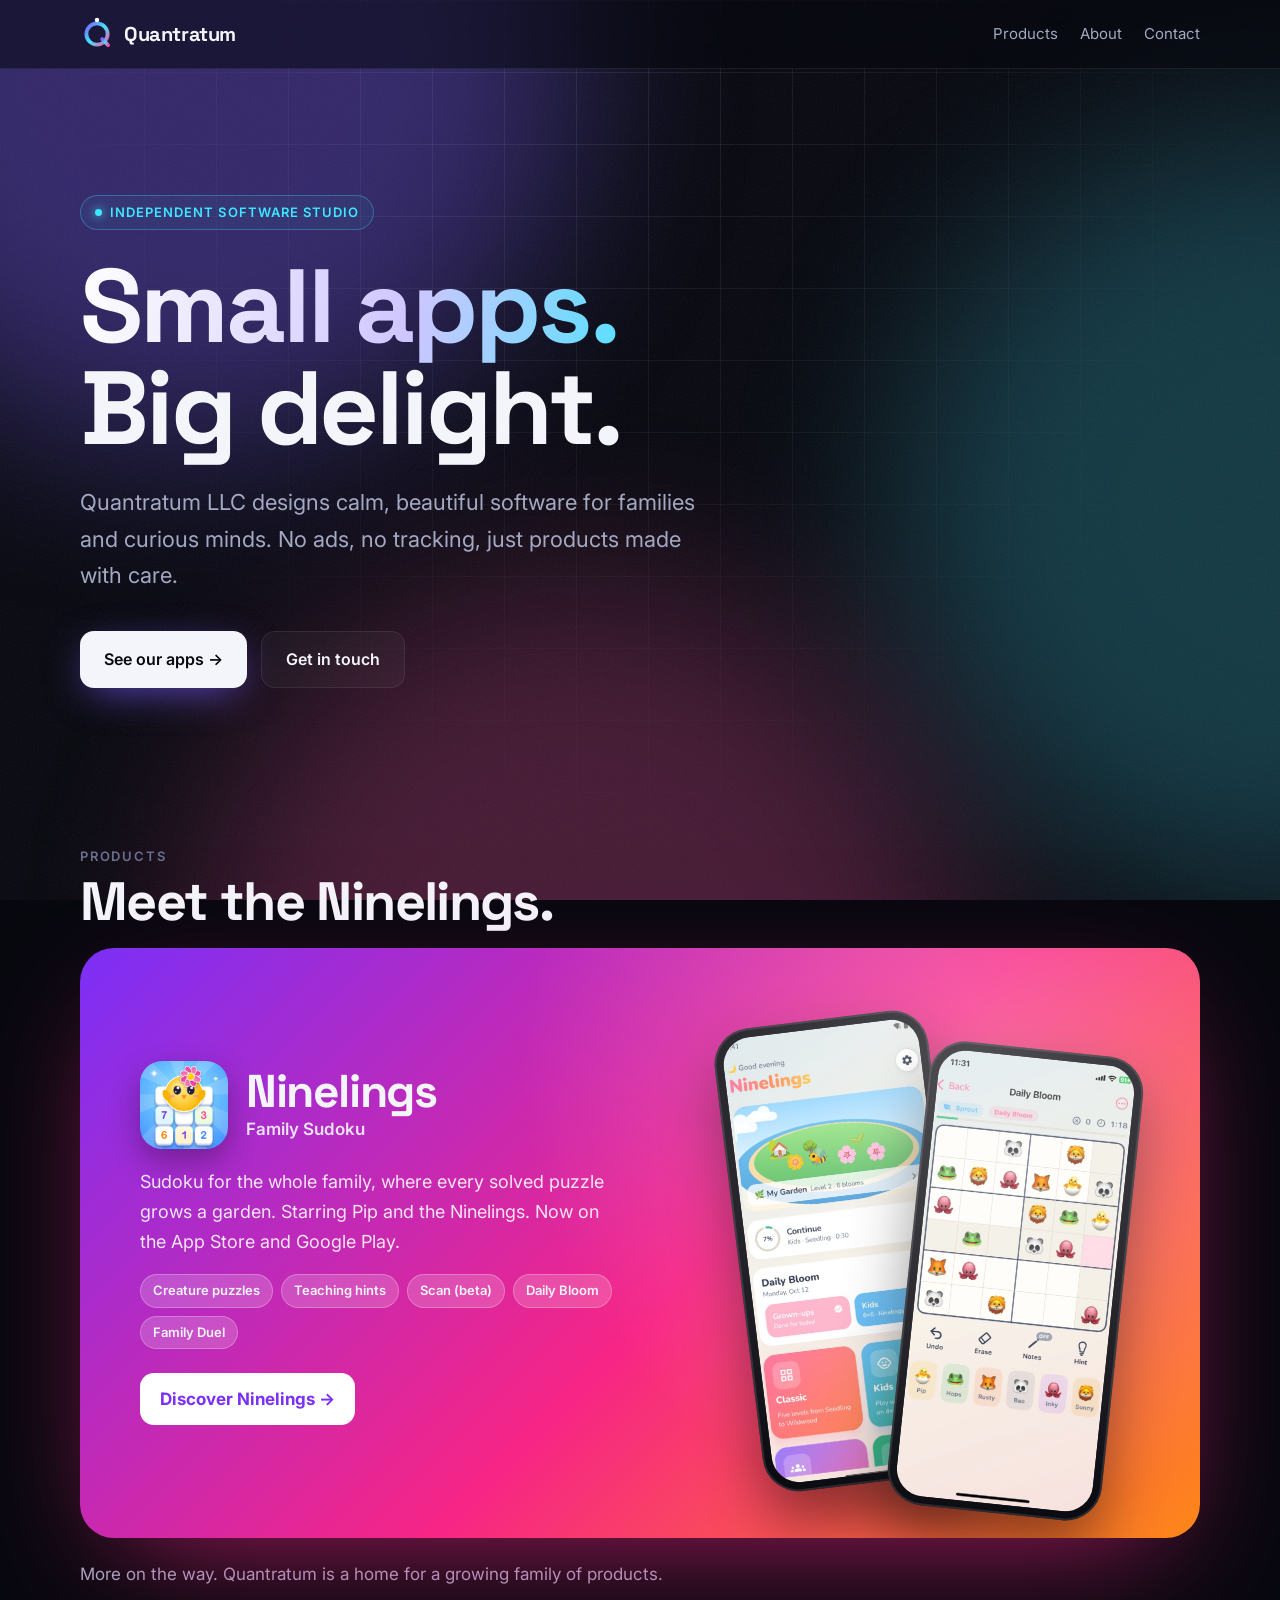
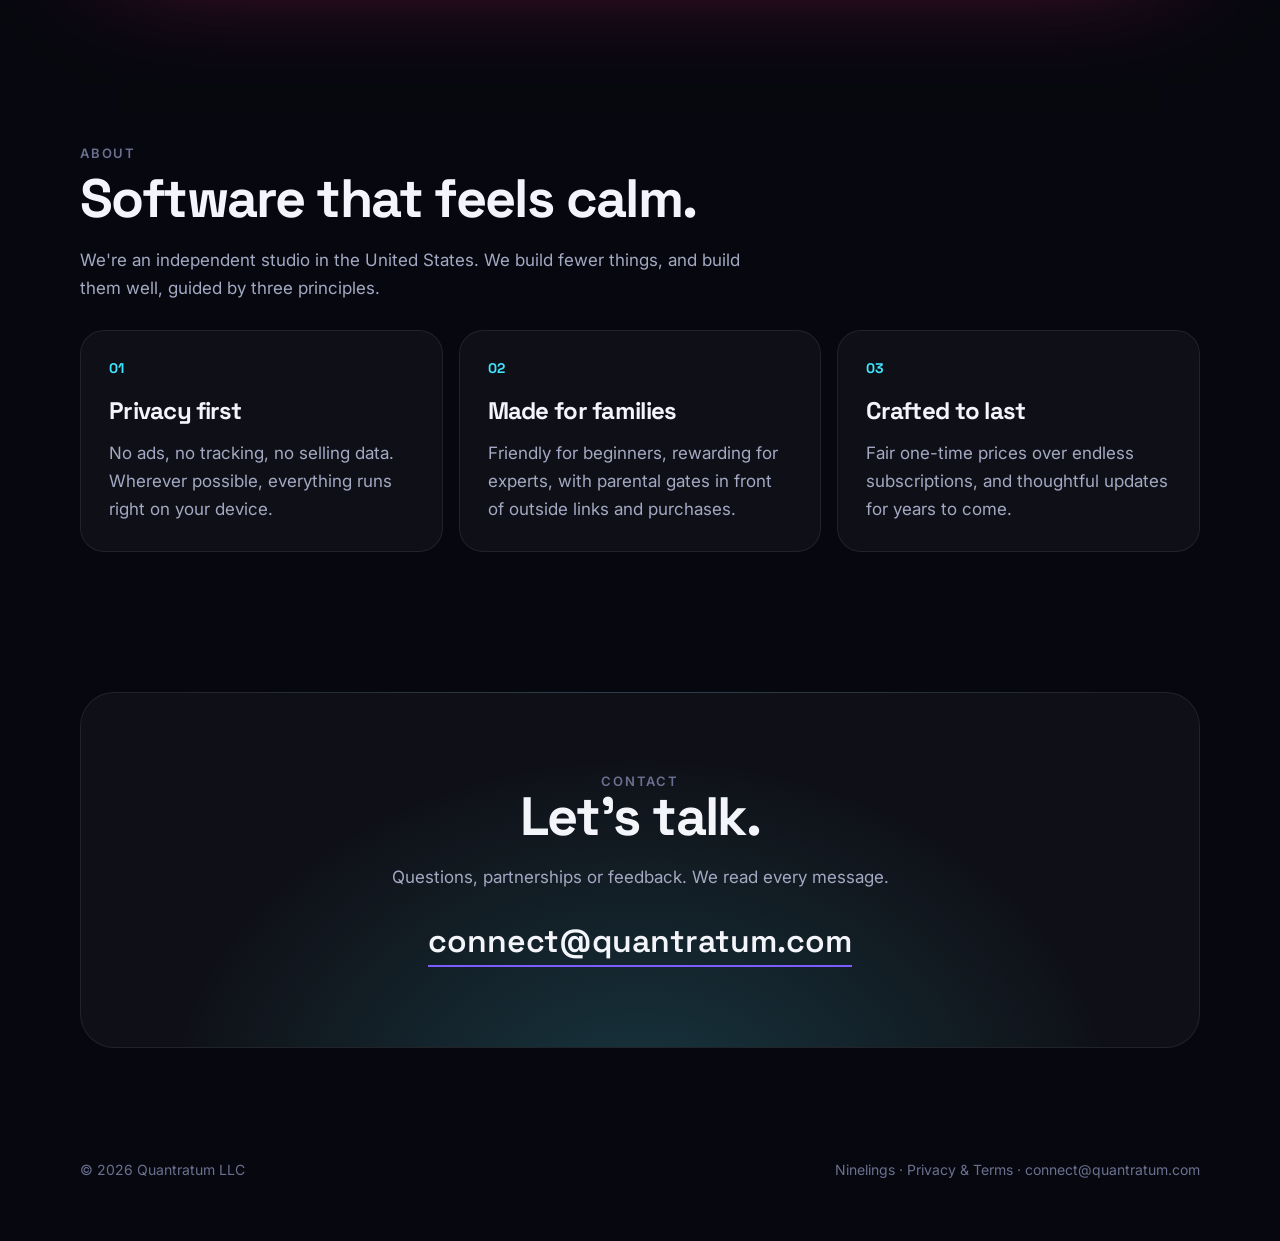
<file: index.html>
<!doctype html><html lang="en"><head><meta charset="utf-8"><meta name="viewport" content="width=device-width, initial-scale=1"><link rel="preconnect" href="https://fonts.googleapis.com"><link rel="preconnect" href="https://fonts.gstatic.com" crossorigin><link href="https://fonts.googleapis.com/css2?family=Inter:wght@400;500;600&family=Space+Grotesk:wght@500;700&display=swap" rel="stylesheet"><link rel="stylesheet" href="/assets/q.css?v=4"><link rel="icon" href="/assets/favicon.svg" type="image/svg+xml"><meta name="theme-color" content="#07080f"><title>Quantratum: thoughtful apps, built with care</title>
<meta name="description" content="Quantratum LLC is an independent software company building thoughtful, privacy-first apps for families and curious minds.">
<meta property="og:title" content="Quantratum"><meta property="og:description" content="Small apps. Big delight."></head>
<body><div class="aurora" aria-hidden="true"><span></span><span></span><span></span></div><div class="gridlines" aria-hidden="true"></div><div class="grain" aria-hidden="true"></div><div class="nav"><div class="wrap"><a class="logo" href="/"><svg viewBox="0 0 40 40" aria-hidden="true"><defs><linearGradient id="qg" x1="0" y1="0" x2="1" y2="1"><stop offset="0" stop-color="#7b5cff"/><stop offset=".5" stop-color="#3ee6ff"/><stop offset="1" stop-color="#ff4fa3"/></linearGradient></defs><circle cx="20" cy="20" r="12.5" fill="none" stroke="url(#qg)" stroke-width="4.5"/><path d="M26 26 L33 33" stroke="url(#qg)" stroke-width="4.5" stroke-linecap="round"/><g class="orbit"><circle cx="20" cy="3.5" r="2.6" fill="#fff"/></g></svg><span>Quantratum</span></a><nav><a href="/#products">Products</a><a href="/#about">About</a><a href="/#contact">Contact</a></nav></div></div>
<main>
<section class="hero wrap">
  <span class="eyebrow">Independent software studio</span>
  <h1><span class="shine">Small apps.</span><br>Big delight.</h1>
  <p class="lead">Quantratum LLC designs calm, beautiful software for families and curious minds. No ads, no tracking, just products made with care.</p>
  <div class="actions">
    <a class="btn primary" href="#products">See our apps →</a>
    <a class="btn ghost" href="#contact">Get in touch</a>
  </div>
</section>

<section id="products" class="wrap">
  <div class="kicker reveal">Products</div>
  <h2 class="reveal">Meet the Ninelings.</h2>
  <a class="showcase reveal" href="/ninelings/">
    <div>
      <div class="app"><img src="/ninelings/img/icon-512.png" alt="Ninelings app icon"><div><h3>Ninelings</h3><div style="opacity:.9;font-weight:600">Family Sudoku</div></div></div>
      <p>Sudoku for the whole family, where every solved puzzle grows a garden. Starring Pip and the Ninelings. Now on the App Store and Google Play.</p>
      <div class="tags"><span>Creature puzzles</span><span>Teaching hints</span><span>Scan (beta)</span><span>Daily Bloom</span><span>Family Duel</span></div>
      <span class="go">Discover Ninelings →</span>
    </div>
    <div class="phones" aria-hidden="true">
      <div class="phone a"><img src="/ninelings/img/real-home.jpg" alt=""></div>
      <div class="phone b"><img src="/ninelings/img/real-kids.jpg" alt=""></div>
    </div>
  </a>
  <p class="muted reveal" style="margin-top:22px">More on the way. Quantratum is a home for a growing family of products.</p>
</section>

<section id="about" class="wrap">
  <div class="kicker reveal">About</div>
  <h2 class="reveal">Software that feels calm.</h2>
  <p class="muted reveal" style="max-width:680px">We're an independent studio in the United States. We build fewer things, and build them well, guided by three principles.</p>
  <div class="cards" style="margin-top:28px">
    <div class="glow reveal"><div class="num">01</div><h3>Privacy first</h3><p>No ads, no tracking, no selling data. Wherever possible, everything runs right on your device.</p></div>
    <div class="glow reveal"><div class="num">02</div><h3>Made for families</h3><p>Friendly for beginners, rewarding for experts, with parental gates in front of outside links and purchases.</p></div>
    <div class="glow reveal"><div class="num">03</div><h3>Crafted to last</h3><p>Fair one-time prices over endless subscriptions, and thoughtful updates for years to come.</p></div>
  </div>
</section>

<section id="contact" class="wrap">
  <div class="contact reveal">
    <div class="kicker">Contact</div>
    <h2>Let's talk.</h2>
    <p class="muted">Questions, partnerships or feedback. We read every message.</p>
    <a class="mail" href="mailto:connect@quantratum.com">connect@quantratum.com</a>
  </div>
</section>
</main>
<footer class="site wrap"><span>© 2026 Quantratum LLC</span><span><a href="/ninelings/">Ninelings</a> · <a href="/legal.html">Privacy &amp; Terms</a> · <a href="mailto:connect@quantratum.com">connect@quantratum.com</a></span></footer><script src="/assets/q.js?v=4"></script>
</body></html>
</file>
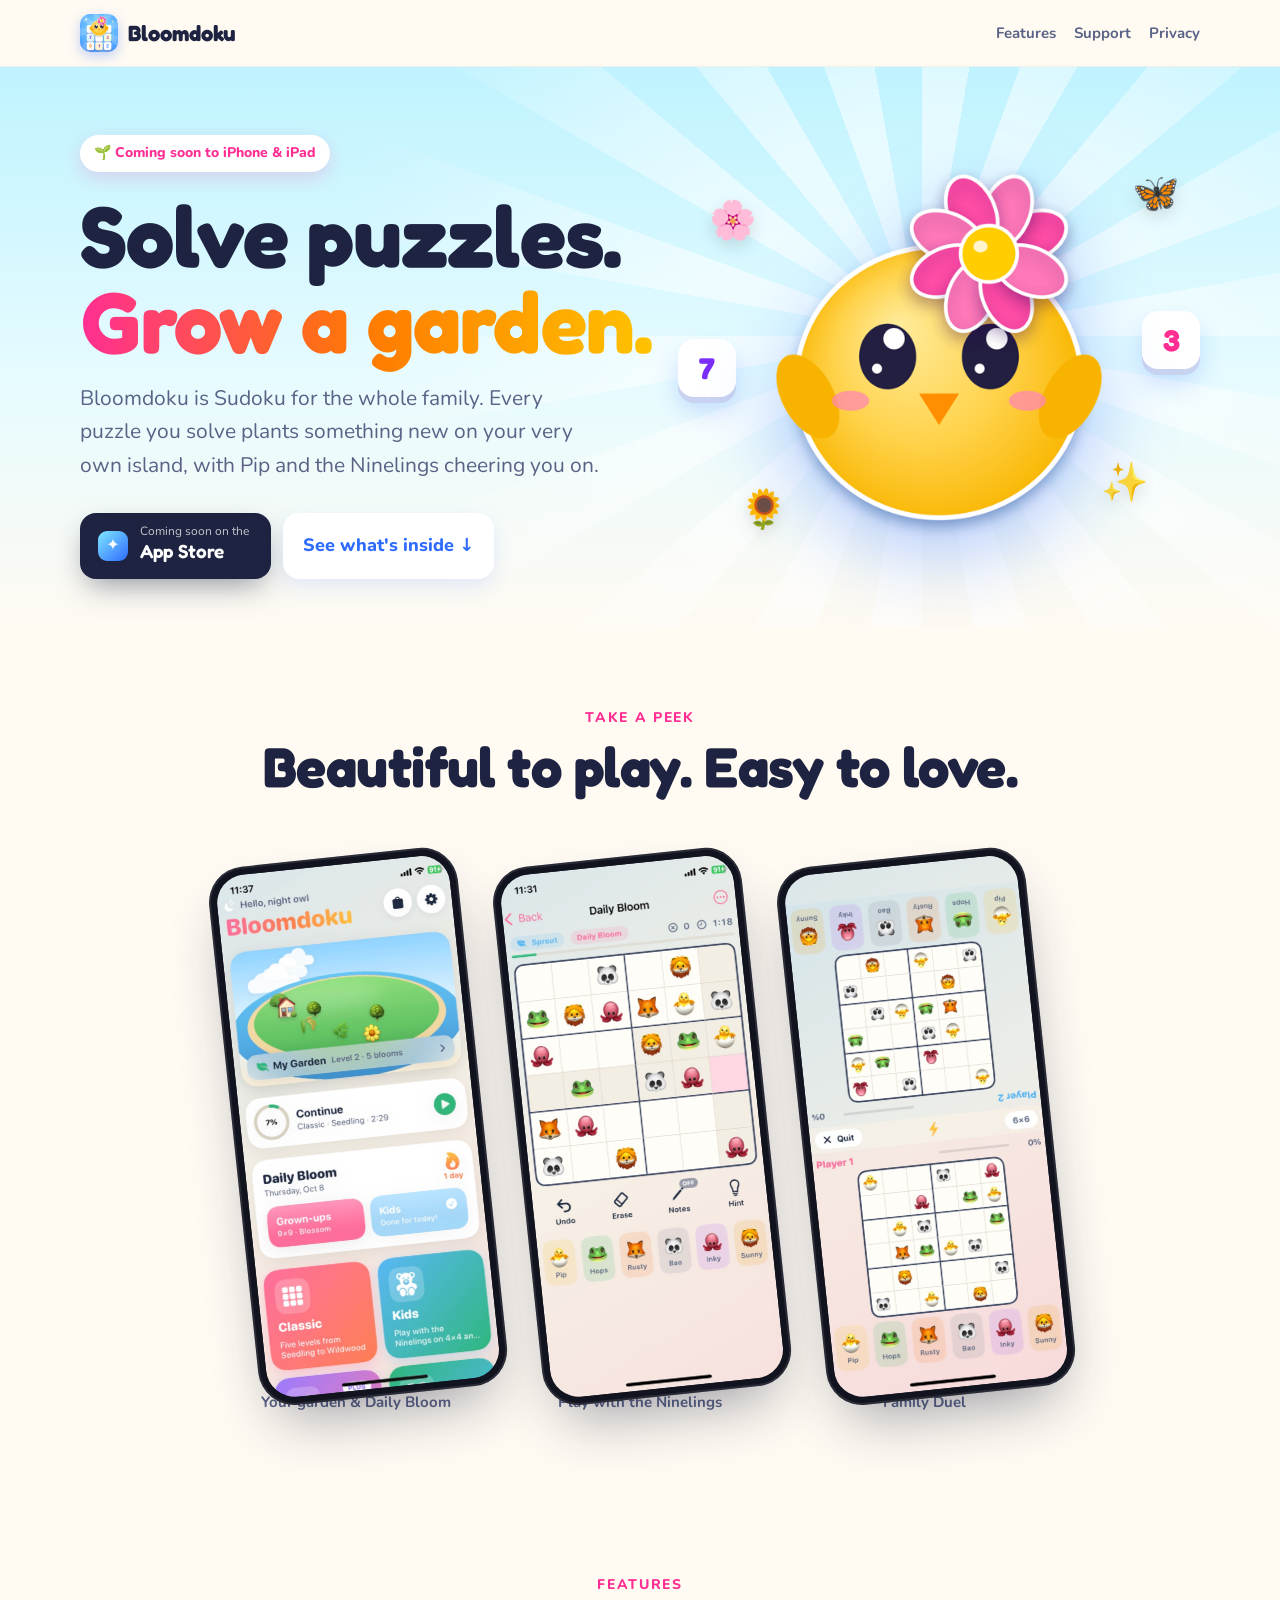
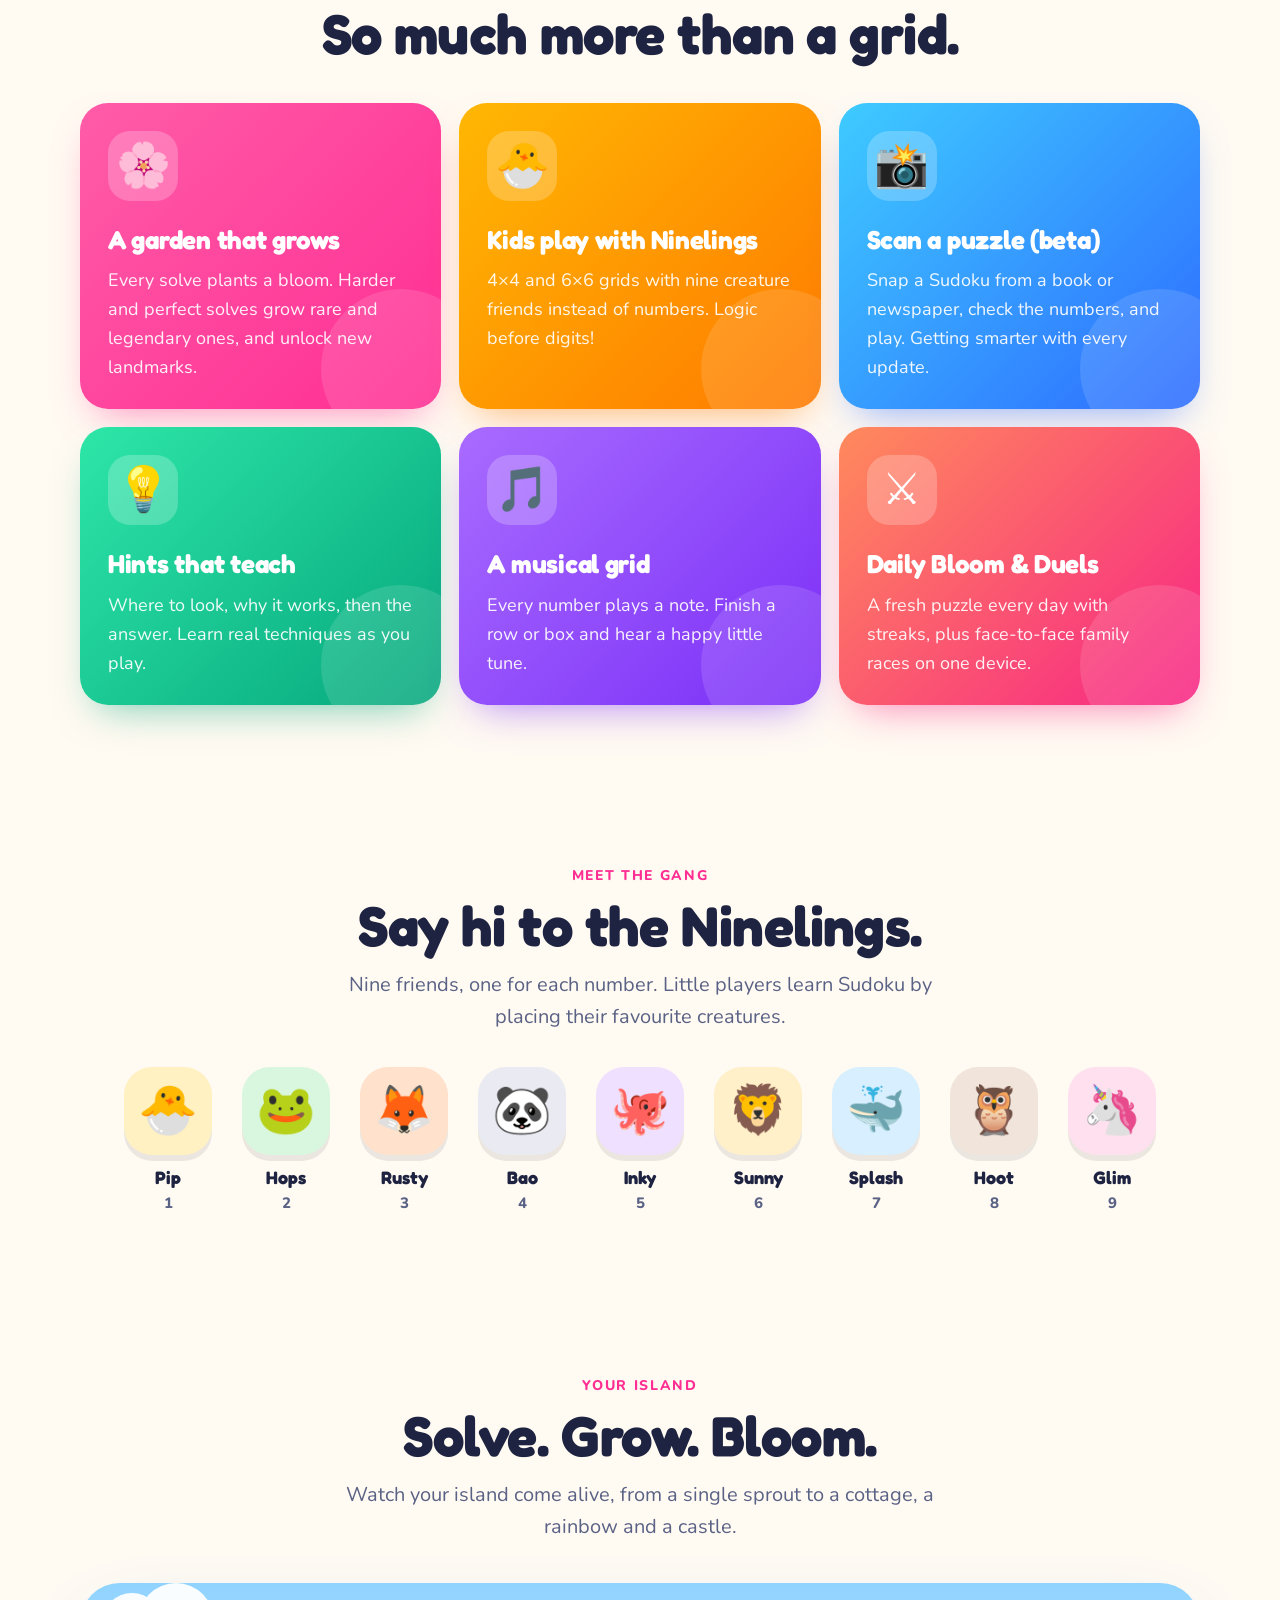
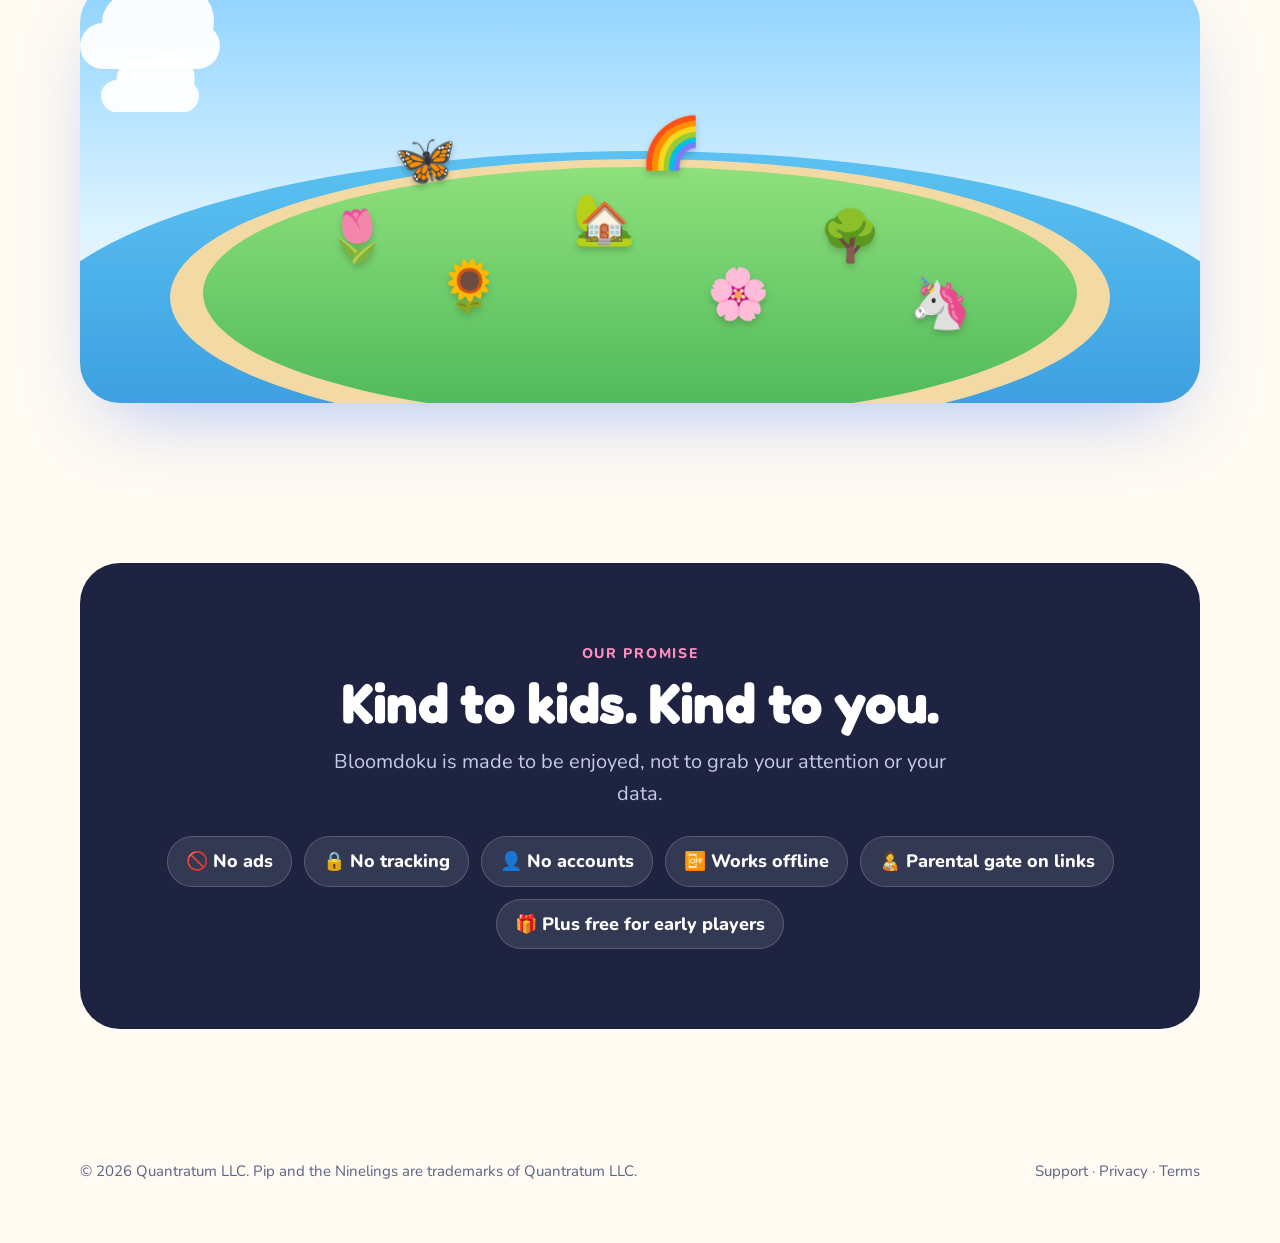
<file: bloomdoku/index.html>
<!doctype html><html lang="en"><head><meta charset="utf-8"><meta name="viewport" content="width=device-width, initial-scale=1"><link rel="preconnect" href="https://fonts.googleapis.com"><link rel="preconnect" href="https://fonts.gstatic.com" crossorigin><link href="https://fonts.googleapis.com/css2?family=Fredoka:wght@500;600;700&family=Nunito:wght@400;600;700;800&display=swap" rel="stylesheet"><link rel="stylesheet" href="/bloomdoku/bloom.css?v=4"><link rel="icon" href="/bloomdoku/icon.png"><link rel="apple-touch-icon" href="/bloomdoku/img/icon-512.png"><meta name="theme-color" content="#bff3ff"><title>Bloomdoku: Sudoku Garden</title>
<meta name="description" content="Sudoku for kids and grown-ups. Solve puzzles, grow a garden. Starring Pip and the Ninelings. No ads, no tracking.">
<meta property="og:title" content="Bloomdoku: Sudoku Garden"><meta property="og:description" content="Solve puzzles. Grow a garden."><meta property="og:image" content="https://quantratum.com/bloomdoku/img/icon-512.png"></head>
<body><div class="bar"><div class="wrap"><a class="brand" href="/bloomdoku/"><img src="/bloomdoku/icon.png" alt="">Bloomdoku</a><nav><a href="/bloomdoku/#features">Features</a><a href="/bloomdoku/support.html">Support</a><a href="/bloomdoku/privacy.html">Privacy</a></nav></div></div>
<header class="hero">
  <div class="rays" aria-hidden="true"></div>
  <div class="petals" aria-hidden="true"><i></i><i></i><i></i><i></i><i></i><i></i><i></i></div>
  <div class="wrap">
    <div>
      <span class="badge">🌱 Coming soon to iPhone &amp; iPad</span>
      <h1>Solve puzzles.<br><span class="grow">Grow a garden.</span></h1>
      <p>Bloomdoku is Sudoku for the whole family. Every puzzle you solve plants something new on your very own island, with Pip and the Ninelings cheering you on.</p>
      <div class="cta">
        <span class="store"><span class="dot">✦</span><span><small>Coming soon on the</small><strong>App Store</strong></span></span>
        <a class="pill" href="#features">See what's inside ↓</a>
      </div>
    </div>
    <div class="pip-stage" aria-hidden="true">
      <span class="float f1">🌸</span><span class="float f2">🦋</span><span class="float f3">🌻</span><span class="float f4">✨</span>
      <span class="tile t1">7</span><span class="tile t2">3</span>
      <img class="pip" src="/bloomdoku/img/pip.png" alt="Pip, the Bloomdoku mascot">
    </div>
  </div>
</header>

<section class="wrap center">
  <div class="eyebrow reveal">Take a peek</div>
  <h2 class="reveal">Beautiful to play. Easy to love.</h2>
  <div class="phones reveal">
    <div><div class="phone"><img src="/bloomdoku/img/real-home.jpg" alt="Bloomdoku home screen with your garden and the Daily Bloom"></div><div class="caption">Your garden &amp; Daily Bloom</div></div>
    <div><div class="phone"><img src="/bloomdoku/img/real-kids.jpg" alt="A kids puzzle played with the Ninelings creatures"></div><div class="caption">Play with the Ninelings</div></div>
    <div><div class="phone"><img src="/bloomdoku/img/real-duel.jpg" alt="Family Duel: two players racing face-to-face on one device"></div><div class="caption">Family Duel</div></div>
  </div>
</section>

<section id="features" class="wrap">
  <div class="center"><div class="eyebrow reveal">Features</div><h2 class="reveal">So much more than a grid.</h2></div>
  <div class="features">
    <div class="feat c1 reveal"><span class="em">🌸</span><h3>A garden that grows</h3><p>Every solve plants a bloom. Harder and perfect solves grow rare and legendary ones, and unlock new landmarks.</p></div>
    <div class="feat c2 reveal"><span class="em">🐣</span><h3>Kids play with Ninelings</h3><p>4×4 and 6×6 grids with nine creature friends instead of numbers. Logic before digits!</p></div>
    <div class="feat c3 reveal"><span class="em">📸</span><h3>Scan a puzzle (beta)</h3><p>Snap a Sudoku from a book or newspaper, check the numbers, and play. Getting smarter with every update.</p></div>
    <div class="feat c4 reveal"><span class="em">💡</span><h3>Hints that teach</h3><p>Where to look, why it works, then the answer. Learn real techniques as you play.</p></div>
    <div class="feat c5 reveal"><span class="em">🎵</span><h3>A musical grid</h3><p>Every number plays a note. Finish a row or box and hear a happy little tune.</p></div>
    <div class="feat c6 reveal"><span class="em">⚔️</span><h3>Daily Bloom &amp; Duels</h3><p>A fresh puzzle every day with streaks, plus face-to-face family races on one device.</p></div>
  </div>
</section>

<section class="wrap center">
  <div class="eyebrow reveal">Meet the gang</div>
  <h2 class="reveal">Say hi to the Ninelings.</h2>
  <p class="lead reveal">Nine friends, one for each number. Little players learn Sudoku by placing their favourite creatures.</p>
  <div class="ninelings reveal">
    <div class="nl" style="--c:#fff1c2"><span>🐣</span><b>Pip</b>1</div>
    <div class="nl" style="--c:#d9f7df"><span>🐸</span><b>Hops</b>2</div>
    <div class="nl" style="--c:#ffe1cc"><span>🦊</span><b>Rusty</b>3</div>
    <div class="nl" style="--c:#e9eaf2"><span>🐼</span><b>Bao</b>4</div>
    <div class="nl" style="--c:#efe0ff"><span>🐙</span><b>Inky</b>5</div>
    <div class="nl" style="--c:#fff0c9"><span>🦁</span><b>Sunny</b>6</div>
    <div class="nl" style="--c:#d8efff"><span>🐳</span><b>Splash</b>7</div>
    <div class="nl" style="--c:#f1e4da"><span>🦉</span><b>Hoot</b>8</div>
    <div class="nl" style="--c:#ffe0ef"><span>🦄</span><b>Glim</b>9</div>
  </div>
</section>

<section class="wrap center">
  <div class="eyebrow reveal">Your island</div>
  <h2 class="reveal">Solve. Grow. Bloom.</h2>
  <p class="lead reveal">Watch your island come alive, from a single sprout to a cottage, a rainbow and a castle.</p>
  <div class="garden reveal" aria-hidden="true">
    <div class="cloud" style="top:40px"></div><div class="cloud" style="top:90px;animation-delay:-18s;transform:scale(.7)"></div>
    <div class="water"></div><div class="sand"></div><div class="grass"></div>
    <span class="b" style="left:22%;bottom:30%">🌷</span><span class="b" style="left:32%;bottom:18%;animation-delay:-1s">🌻</span>
    <span class="b" style="left:44%;bottom:34%;animation-delay:-2s">🏡</span><span class="b" style="left:56%;bottom:16%;animation-delay:-.5s">🌸</span>
    <span class="b" style="left:66%;bottom:30%;animation-delay:-1.5s">🌳</span><span class="b" style="left:74%;bottom:14%;animation-delay:-2.5s">🦄</span>
    <span class="b" style="left:50%;bottom:52%;animation-delay:-1.2s">🌈</span><span class="b" style="left:28%;bottom:48%;animation-delay:-.8s">🦋</span>
  </div>
</section>

<section class="wrap">
  <div class="promise reveal">
    <div class="eyebrow" style="color:#ff8fc0">Our promise</div>
    <h2>Kind to kids. Kind to you.</h2>
    <p class="lead">Bloomdoku is made to be enjoyed, not to grab your attention or your data.</p>
    <div class="chips"><span>🚫 No ads</span><span>🔒 No tracking</span><span>👤 No accounts</span><span>📴 Works offline</span><span>🧑‍🍼 Parental gate on links</span><span>🎁 Plus free for early players</span></div>
  </div>
</section>
<footer class="wrap"><span>© 2026 <a href="/">Quantratum LLC</a>. Pip and the Ninelings are trademarks of Quantratum LLC.</span><span><a href="/bloomdoku/support.html">Support</a> · <a href="/bloomdoku/privacy.html">Privacy</a> · <a href="/legal.html">Terms</a></span></footer><script src="/assets/q.js?v=4"></script>
</body></html>
</file>
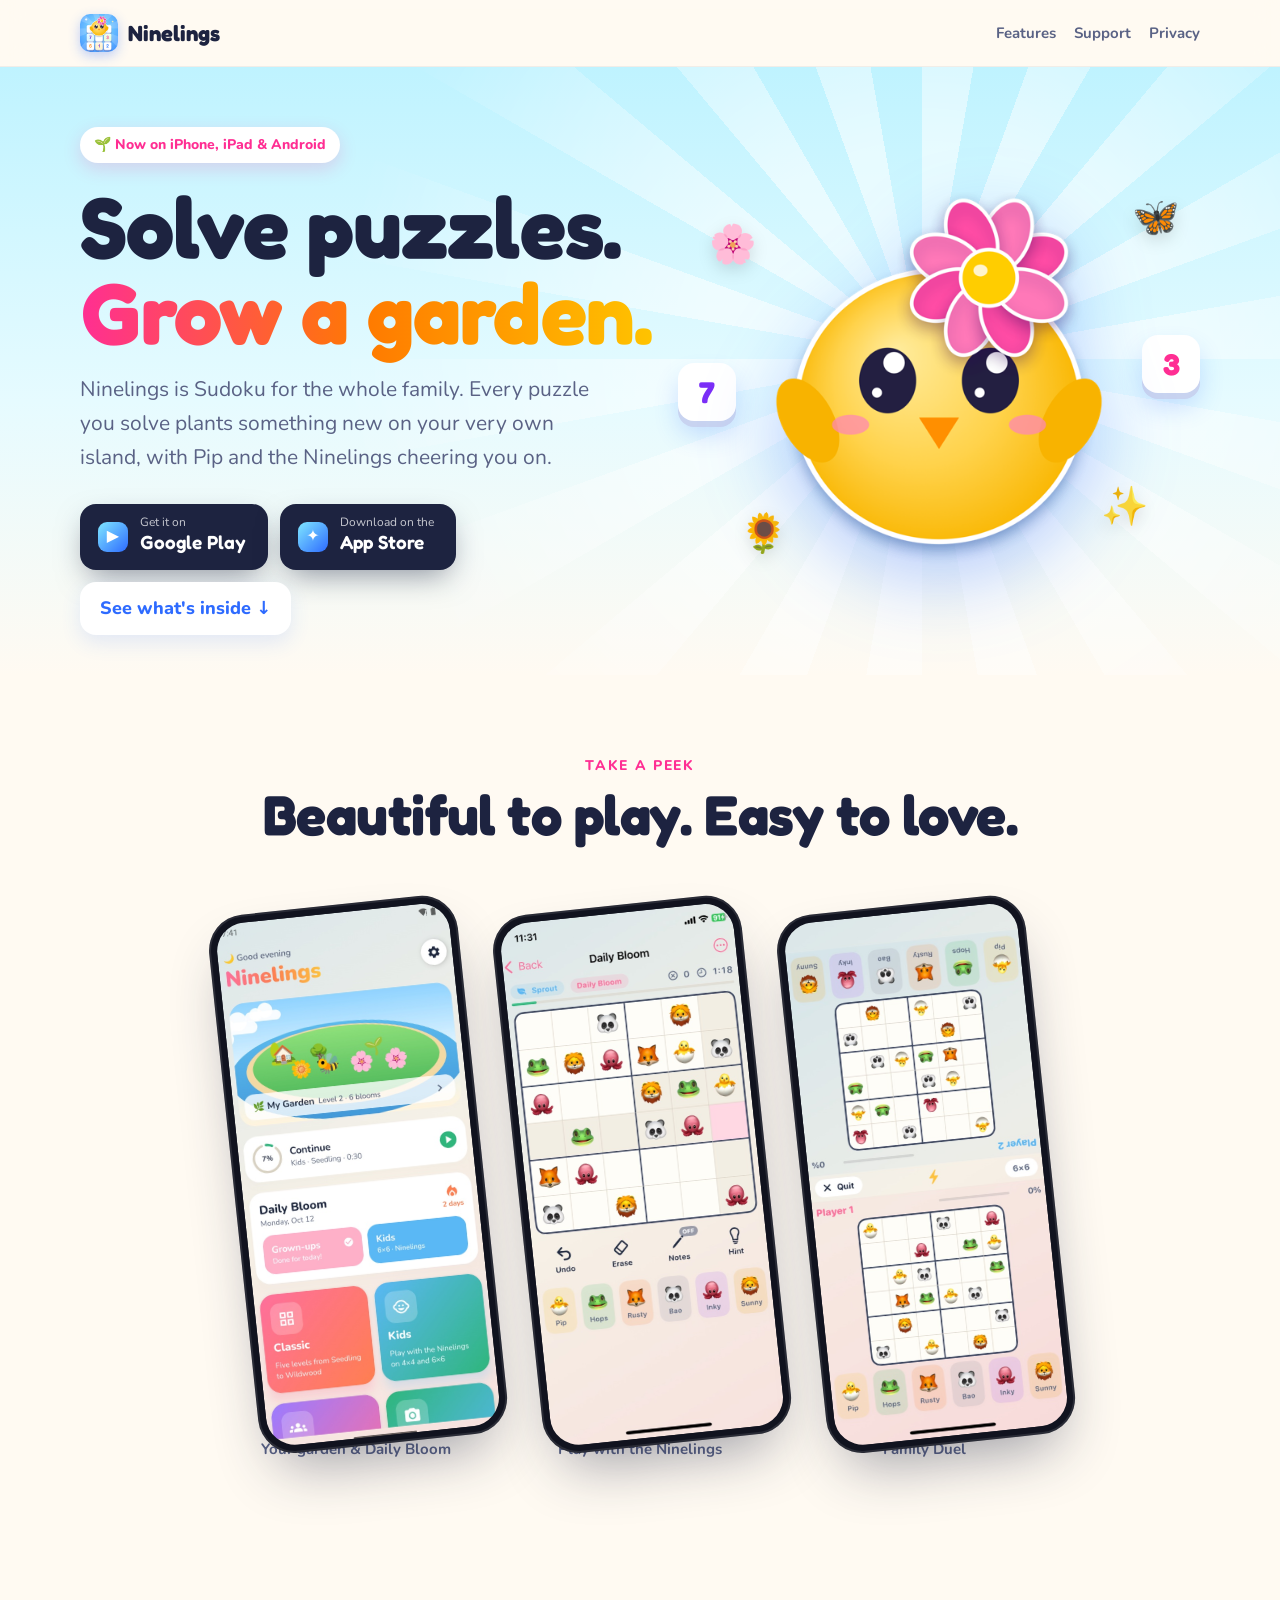
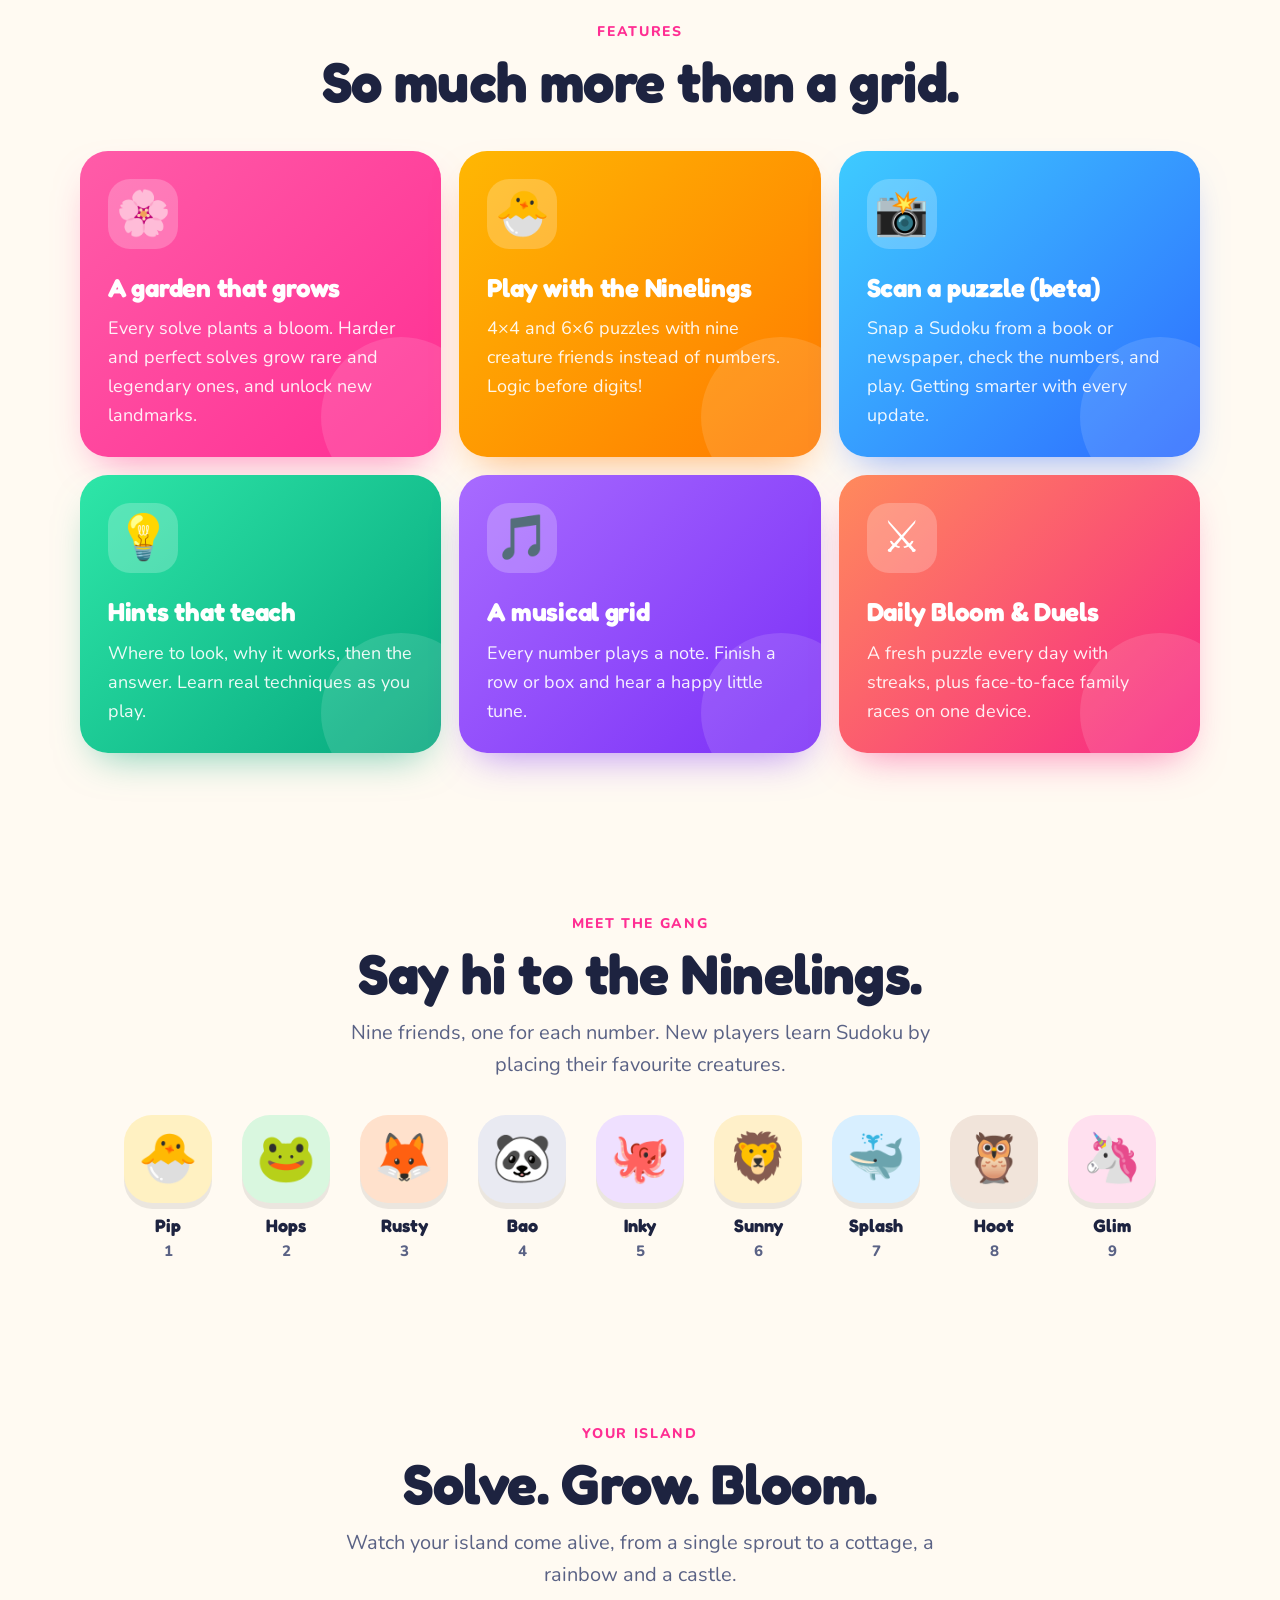
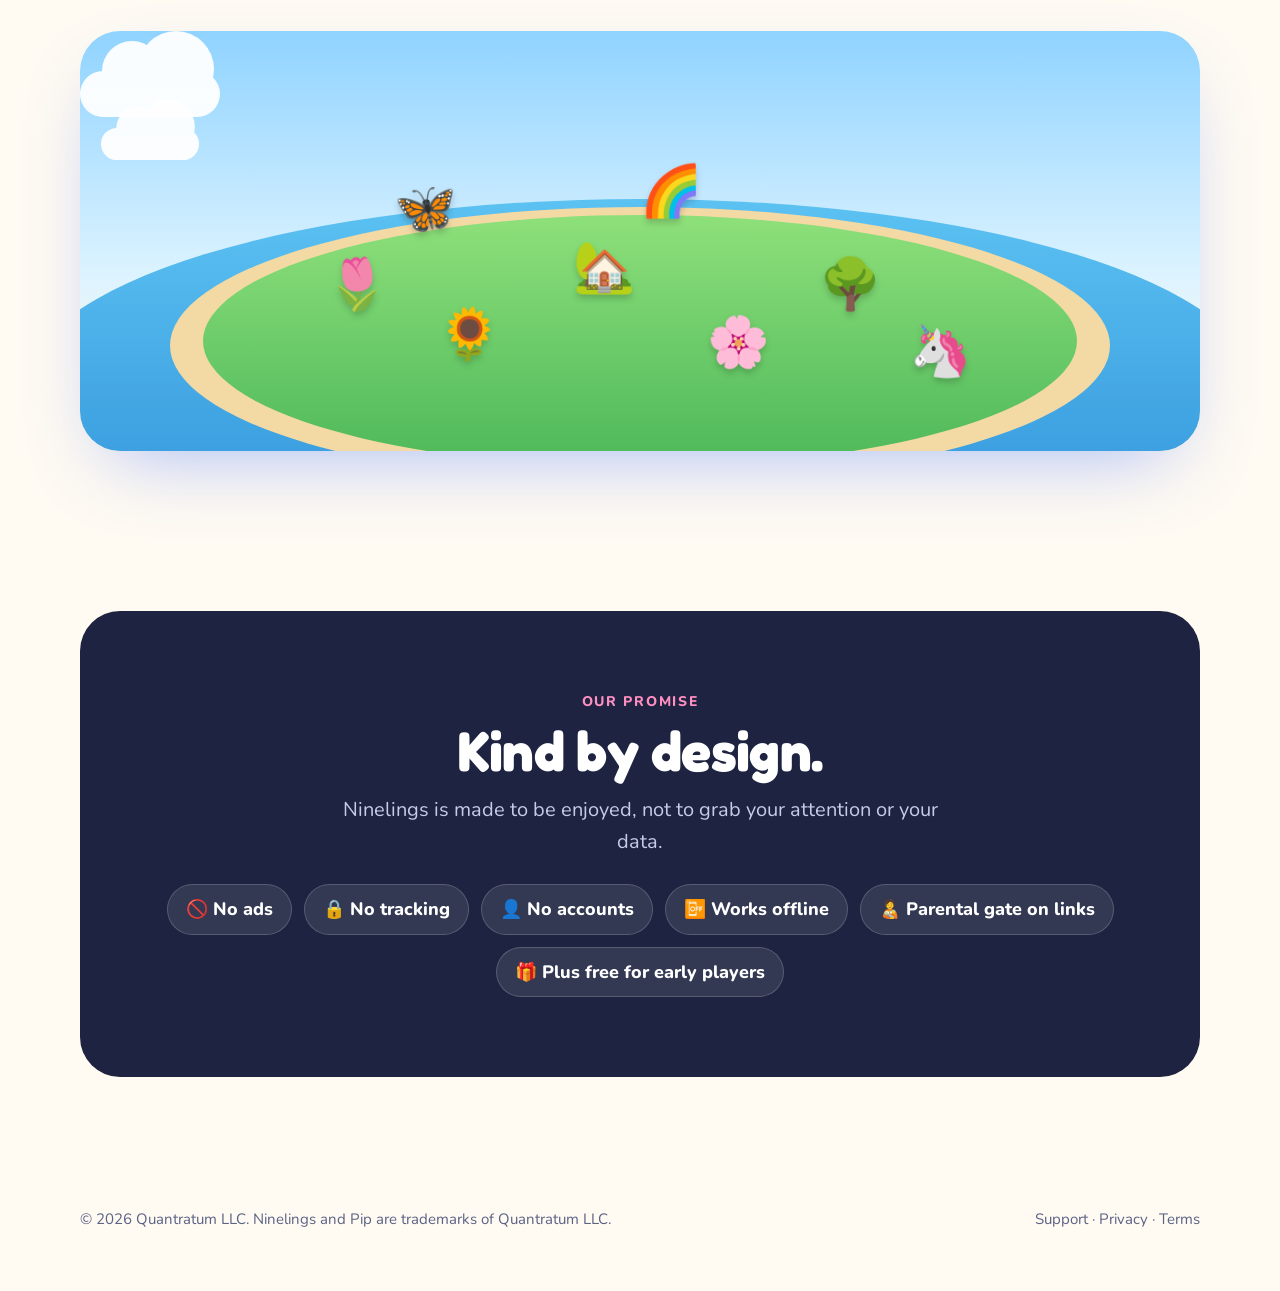
<file: ninelings/index.html>
<!doctype html><html lang="en"><head><meta charset="utf-8"><meta name="viewport" content="width=device-width, initial-scale=1"><link rel="preconnect" href="https://fonts.googleapis.com"><link rel="preconnect" href="https://fonts.gstatic.com" crossorigin><link href="https://fonts.googleapis.com/css2?family=Fredoka:wght@500;600;700&family=Nunito:wght@400;600;700;800&display=swap" rel="stylesheet"><link rel="stylesheet" href="/ninelings/bloom.css?v=4"><link rel="icon" href="/ninelings/icon.png"><link rel="apple-touch-icon" href="/ninelings/img/icon-512.png"><meta name="theme-color" content="#bff3ff"><title>Ninelings: Family Sudoku</title>
<meta name="description" content="Sudoku for the whole family. Solve puzzles, grow a garden. Starring Pip and the Ninelings. No ads, no tracking.">
<meta property="og:title" content="Ninelings: Family Sudoku"><meta property="og:description" content="Sudoku for the whole family. Solve puzzles, grow a garden."><meta property="og:image" content="https://quantratum.com/ninelings/img/icon-512.png"></head>
<body><div class="bar"><div class="wrap"><a class="brand" href="/ninelings/"><img src="/ninelings/icon.png" alt="">Ninelings</a><nav><a href="/ninelings/#features">Features</a><a href="/ninelings/support.html">Support</a><a href="/ninelings/privacy.html">Privacy</a></nav></div></div>
<header class="hero">
  <div class="rays" aria-hidden="true"></div>
  <div class="petals" aria-hidden="true"><i></i><i></i><i></i><i></i><i></i><i></i><i></i></div>
  <div class="wrap">
    <div>
      <span class="badge">🌱 Now on iPhone, iPad &amp; Android</span>
      <h1>Solve puzzles.<br><span class="grow">Grow a garden.</span></h1>
      <p>Ninelings is Sudoku for the whole family. Every puzzle you solve plants something new on your very own island, with Pip and the Ninelings cheering you on.</p>
      <div class="cta">
        <a class="store" href="https://play.google.com/store/apps/details?id=com.quantratum.ninelings"><span class="dot">▶</span><span><small>Get it on</small><strong>Google Play</strong></span></a>
        <a class="store" href="https://apps.apple.com/app/ninelings-family-sudoku/id6820798475"><span class="dot">✦</span><span><small>Download on the</small><strong>App Store</strong></span></a>
        <a class="pill" href="#features">See what's inside ↓</a>
      </div>
    </div>
    <div class="pip-stage" aria-hidden="true">
      <span class="float f1">🌸</span><span class="float f2">🦋</span><span class="float f3">🌻</span><span class="float f4">✨</span>
      <span class="tile t1">7</span><span class="tile t2">3</span>
      <img class="pip" src="/ninelings/img/pip.png" alt="Pip, the Ninelings mascot">
    </div>
  </div>
</header>

<section class="wrap center">
  <div class="eyebrow reveal">Take a peek</div>
  <h2 class="reveal">Beautiful to play. Easy to love.</h2>
  <div class="phones reveal">
    <div><div class="phone"><img src="/ninelings/img/real-home.jpg" alt="Ninelings home screen with your garden and the Daily Bloom"></div><div class="caption">Your garden &amp; Daily Bloom</div></div>
    <div><div class="phone"><img src="/ninelings/img/real-kids.jpg" alt="A 6×6 creature puzzle played with the Ninelings"></div><div class="caption">Play with the Ninelings</div></div>
    <div><div class="phone"><img src="/ninelings/img/real-duel.jpg" alt="Family Duel: two players racing face-to-face on one device"></div><div class="caption">Family Duel</div></div>
  </div>
</section>

<section id="features" class="wrap">
  <div class="center"><div class="eyebrow reveal">Features</div><h2 class="reveal">So much more than a grid.</h2></div>
  <div class="features">
    <div class="feat c1 reveal"><span class="em">🌸</span><h3>A garden that grows</h3><p>Every solve plants a bloom. Harder and perfect solves grow rare and legendary ones, and unlock new landmarks.</p></div>
    <div class="feat c2 reveal"><span class="em">🐣</span><h3>Play with the Ninelings</h3><p>4×4 and 6×6 puzzles with nine creature friends instead of numbers. Logic before digits!</p></div>
    <div class="feat c3 reveal"><span class="em">📸</span><h3>Scan a puzzle (beta)</h3><p>Snap a Sudoku from a book or newspaper, check the numbers, and play. Getting smarter with every update.</p></div>
    <div class="feat c4 reveal"><span class="em">💡</span><h3>Hints that teach</h3><p>Where to look, why it works, then the answer. Learn real techniques as you play.</p></div>
    <div class="feat c5 reveal"><span class="em">🎵</span><h3>A musical grid</h3><p>Every number plays a note. Finish a row or box and hear a happy little tune.</p></div>
    <div class="feat c6 reveal"><span class="em">⚔️</span><h3>Daily Bloom &amp; Duels</h3><p>A fresh puzzle every day with streaks, plus face-to-face family races on one device.</p></div>
  </div>
</section>

<section class="wrap center">
  <div class="eyebrow reveal">Meet the gang</div>
  <h2 class="reveal">Say hi to the Ninelings.</h2>
  <p class="lead reveal">Nine friends, one for each number. New players learn Sudoku by placing their favourite creatures.</p>
  <div class="ninelings reveal">
    <div class="nl" style="--c:#fff1c2"><span>🐣</span><b>Pip</b>1</div>
    <div class="nl" style="--c:#d9f7df"><span>🐸</span><b>Hops</b>2</div>
    <div class="nl" style="--c:#ffe1cc"><span>🦊</span><b>Rusty</b>3</div>
    <div class="nl" style="--c:#e9eaf2"><span>🐼</span><b>Bao</b>4</div>
    <div class="nl" style="--c:#efe0ff"><span>🐙</span><b>Inky</b>5</div>
    <div class="nl" style="--c:#fff0c9"><span>🦁</span><b>Sunny</b>6</div>
    <div class="nl" style="--c:#d8efff"><span>🐳</span><b>Splash</b>7</div>
    <div class="nl" style="--c:#f1e4da"><span>🦉</span><b>Hoot</b>8</div>
    <div class="nl" style="--c:#ffe0ef"><span>🦄</span><b>Glim</b>9</div>
  </div>
</section>

<section class="wrap center">
  <div class="eyebrow reveal">Your island</div>
  <h2 class="reveal">Solve. Grow. Bloom.</h2>
  <p class="lead reveal">Watch your island come alive, from a single sprout to a cottage, a rainbow and a castle.</p>
  <div class="garden reveal" aria-hidden="true">
    <div class="cloud" style="top:40px"></div><div class="cloud" style="top:90px;animation-delay:-18s;transform:scale(.7)"></div>
    <div class="water"></div><div class="sand"></div><div class="grass"></div>
    <span class="b" style="left:22%;bottom:30%">🌷</span><span class="b" style="left:32%;bottom:18%;animation-delay:-1s">🌻</span>
    <span class="b" style="left:44%;bottom:34%;animation-delay:-2s">🏡</span><span class="b" style="left:56%;bottom:16%;animation-delay:-.5s">🌸</span>
    <span class="b" style="left:66%;bottom:30%;animation-delay:-1.5s">🌳</span><span class="b" style="left:74%;bottom:14%;animation-delay:-2.5s">🦄</span>
    <span class="b" style="left:50%;bottom:52%;animation-delay:-1.2s">🌈</span><span class="b" style="left:28%;bottom:48%;animation-delay:-.8s">🦋</span>
  </div>
</section>

<section class="wrap">
  <div class="promise reveal">
    <div class="eyebrow" style="color:#ff8fc0">Our promise</div>
    <h2>Kind by design.</h2>
    <p class="lead">Ninelings is made to be enjoyed, not to grab your attention or your data.</p>
    <div class="chips"><span>🚫 No ads</span><span>🔒 No tracking</span><span>👤 No accounts</span><span>📴 Works offline</span><span>🧑‍🍼 Parental gate on links</span><span>🎁 Plus free for early players</span></div>
  </div>
</section>
<footer class="wrap"><span>© 2026 <a href="/">Quantratum LLC</a>. Ninelings and Pip are trademarks of Quantratum LLC.</span><span><a href="/ninelings/support.html">Support</a> · <a href="/ninelings/privacy.html">Privacy</a> · <a href="/legal.html">Terms</a></span></footer><script src="/assets/q.js?v=4"></script>
</body></html>
</file>
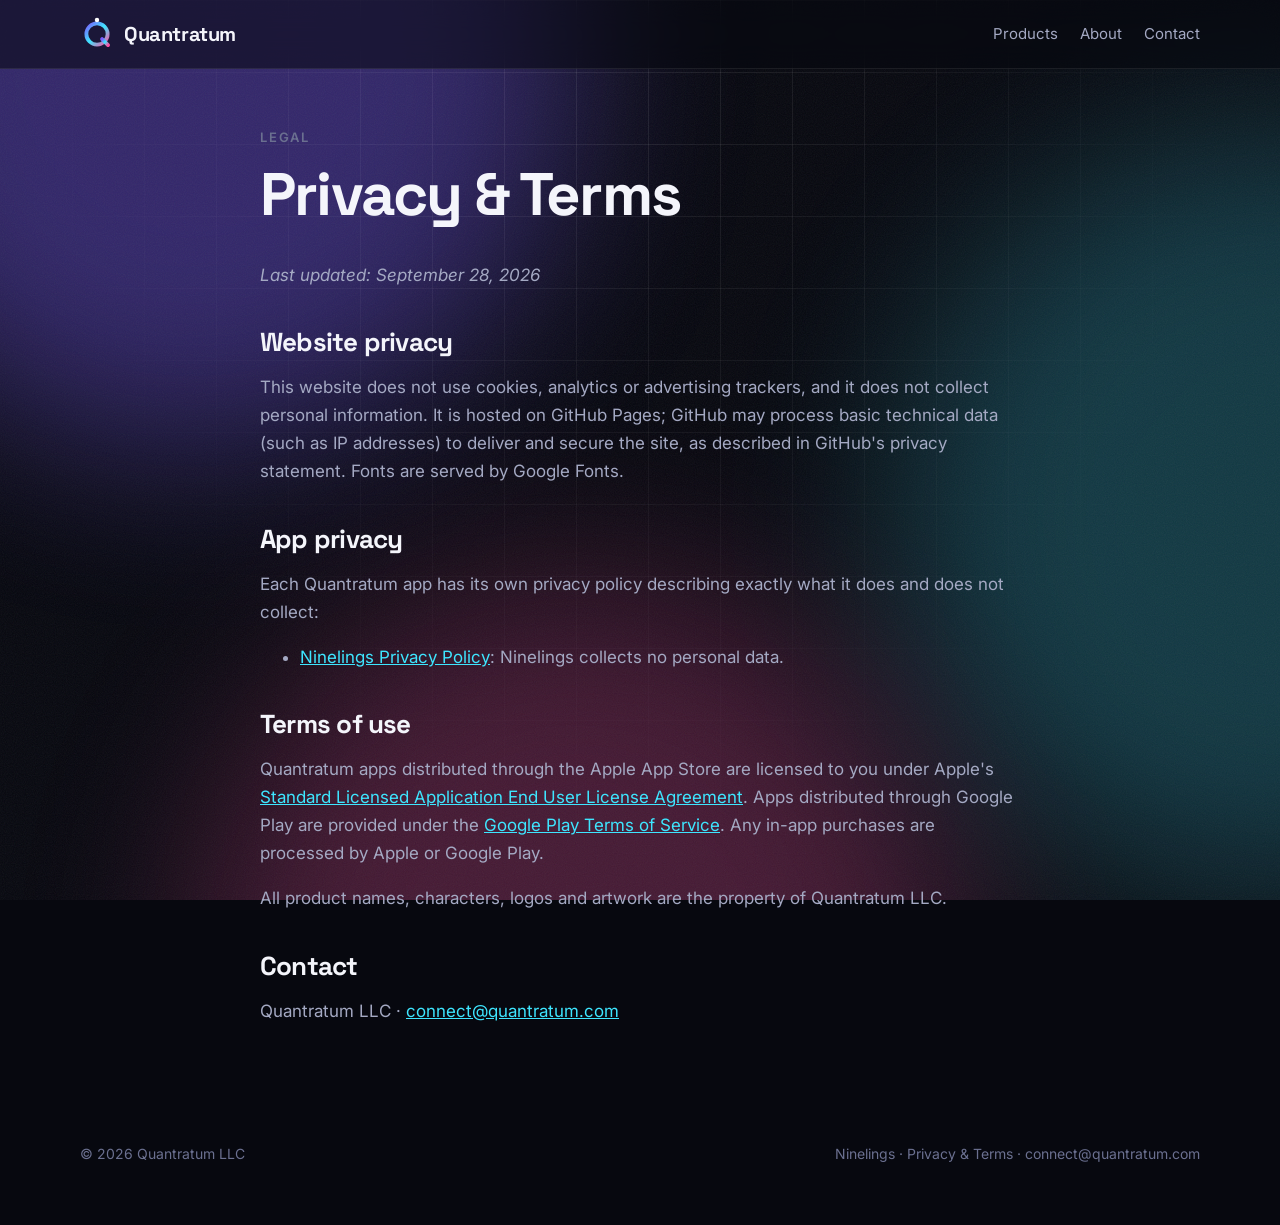
<file: legal.html>
<!doctype html><html lang="en"><head><meta charset="utf-8"><meta name="viewport" content="width=device-width, initial-scale=1"><link rel="preconnect" href="https://fonts.googleapis.com"><link rel="preconnect" href="https://fonts.gstatic.com" crossorigin><link href="https://fonts.googleapis.com/css2?family=Inter:wght@400;500;600&family=Space+Grotesk:wght@500;700&display=swap" rel="stylesheet"><link rel="stylesheet" href="/assets/q.css?v=4"><link rel="icon" href="/assets/favicon.svg" type="image/svg+xml"><meta name="theme-color" content="#07080f"><title>Privacy &amp; Terms · Quantratum LLC</title></head>
<body><div class="aurora" aria-hidden="true"><span></span><span></span><span></span></div><div class="gridlines" aria-hidden="true"></div><div class="grain" aria-hidden="true"></div><div class="nav"><div class="wrap"><a class="logo" href="/"><svg viewBox="0 0 40 40" aria-hidden="true"><defs><linearGradient id="qg" x1="0" y1="0" x2="1" y2="1"><stop offset="0" stop-color="#7b5cff"/><stop offset=".5" stop-color="#3ee6ff"/><stop offset="1" stop-color="#ff4fa3"/></linearGradient></defs><circle cx="20" cy="20" r="12.5" fill="none" stroke="url(#qg)" stroke-width="4.5"/><path d="M26 26 L33 33" stroke="url(#qg)" stroke-width="4.5" stroke-linecap="round"/><g class="orbit"><circle cx="20" cy="3.5" r="2.6" fill="#fff"/></g></svg><span>Quantratum</span></a><nav><a href="/#products">Products</a><a href="/#about">About</a><a href="/#contact">Contact</a></nav></div></div>
<main class="wrap prose">
<div class="kicker">Legal</div>
<h1>Privacy &amp; Terms</h1>
<p><em>Last updated: September 28, 2026</em></p>
<h2>Website privacy</h2>
<p>This website does not use cookies, analytics or advertising trackers, and it does not collect personal information. It is hosted on GitHub Pages; GitHub may process basic technical data (such as IP addresses) to deliver and secure the site, as described in GitHub's privacy statement. Fonts are served by Google Fonts.</p>
<h2>App privacy</h2>
<p>Each Quantratum app has its own privacy policy describing exactly what it does and does not collect:</p>
<ul><li><a href="/ninelings/privacy.html">Ninelings Privacy Policy</a>: Ninelings collects no personal data.</li></ul>
<h2>Terms of use</h2>
<p>Quantratum apps distributed through the Apple App Store are licensed to you under Apple's <a href="https://www.apple.com/legal/internet-services/itunes/dev/stdeula/">Standard Licensed Application End User License Agreement</a>. Apps distributed through Google Play are provided under the <a href="https://play.google.com/about/play-terms/">Google Play Terms of Service</a>. Any in-app purchases are processed by Apple or Google Play.</p>
<p>All product names, characters, logos and artwork are the property of Quantratum LLC.</p>
<h2>Contact</h2>
<p>Quantratum LLC · <a href="mailto:connect@quantratum.com">connect@quantratum.com</a></p>
</main>
<footer class="site wrap"><span>© 2026 Quantratum LLC</span><span><a href="/ninelings/">Ninelings</a> · <a href="/legal.html">Privacy &amp; Terms</a> · <a href="mailto:connect@quantratum.com">connect@quantratum.com</a></span></footer><script src="/assets/q.js?v=4"></script>
</body></html>
</file>
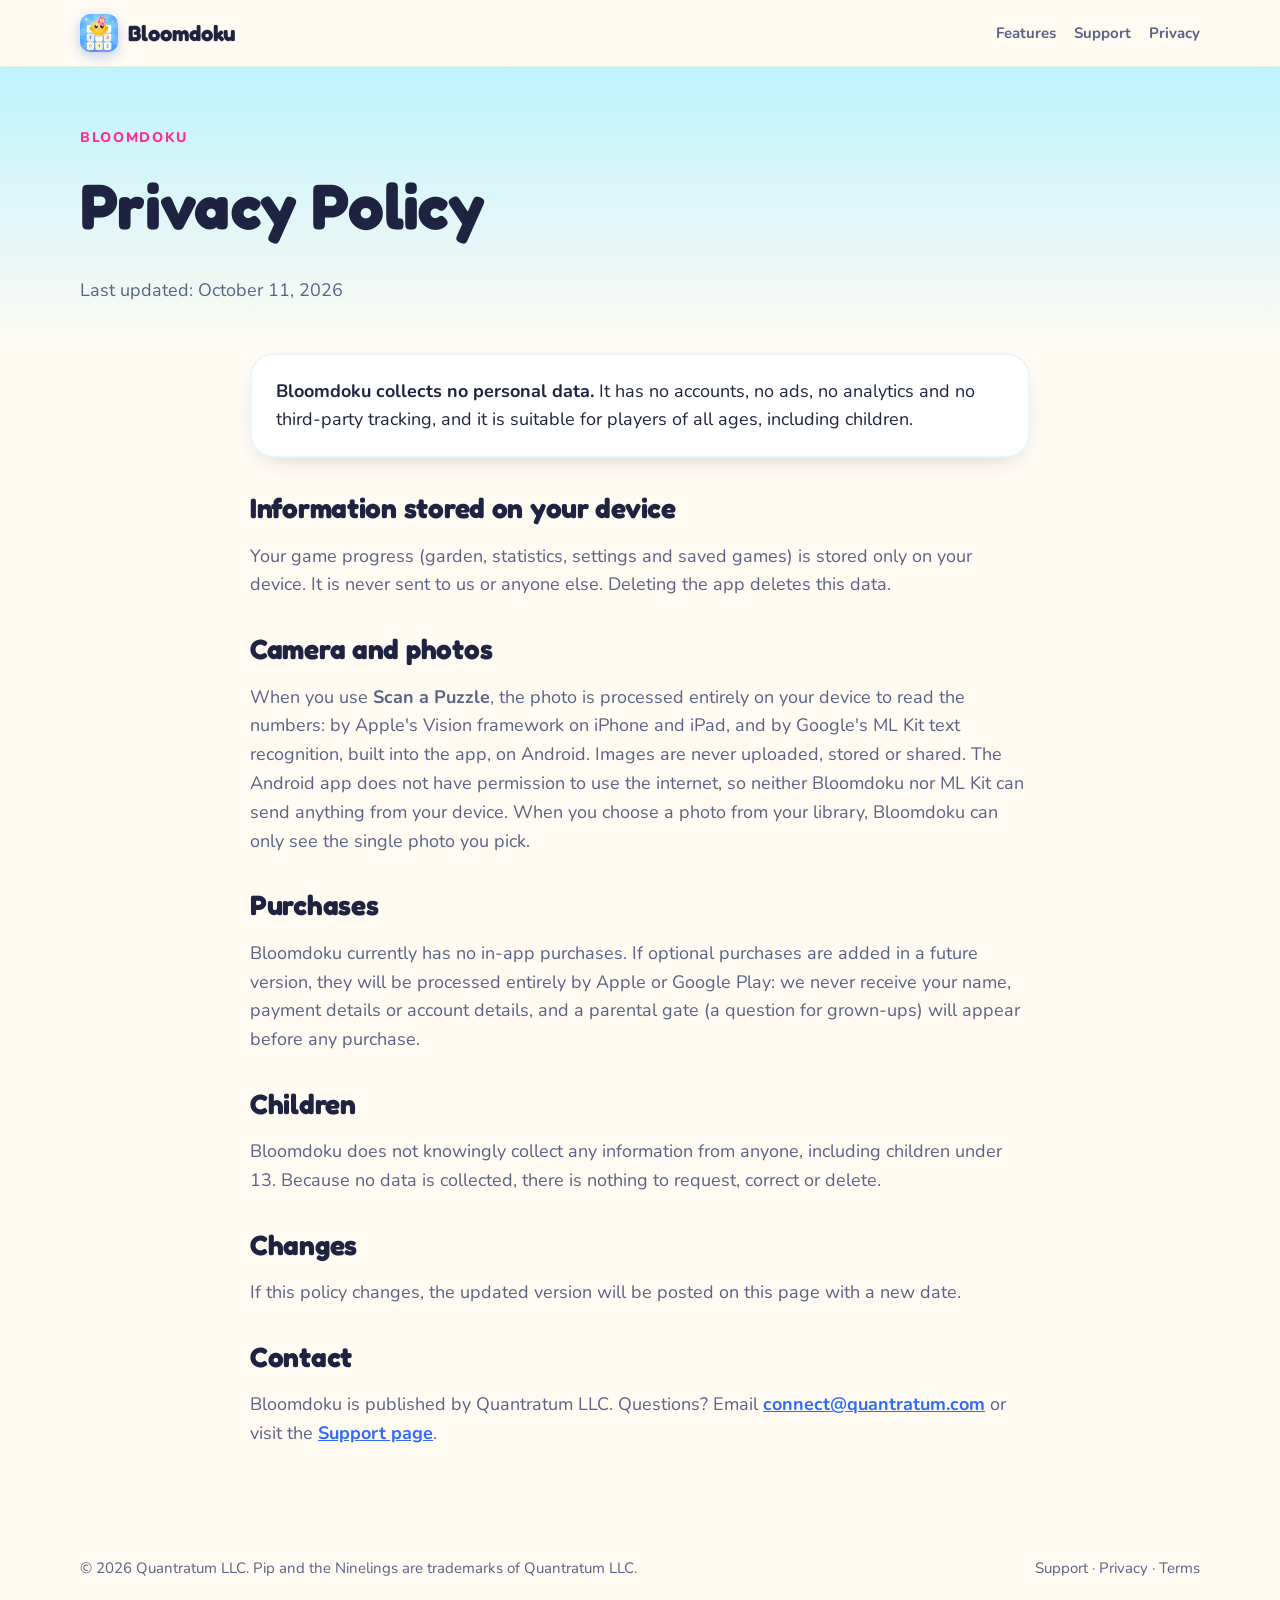
<file: bloomdoku/privacy.html>
<!doctype html><html lang="en"><head><meta charset="utf-8"><meta name="viewport" content="width=device-width, initial-scale=1"><link rel="preconnect" href="https://fonts.googleapis.com"><link rel="preconnect" href="https://fonts.gstatic.com" crossorigin><link href="https://fonts.googleapis.com/css2?family=Fredoka:wght@500;600;700&family=Nunito:wght@400;600;700;800&display=swap" rel="stylesheet"><link rel="stylesheet" href="/bloomdoku/bloom.css?v=4"><link rel="icon" href="/bloomdoku/icon.png"><link rel="apple-touch-icon" href="/bloomdoku/img/icon-512.png"><meta name="theme-color" content="#bff3ff"><title>Privacy Policy · Bloomdoku</title></head>
<body><div class="bar"><div class="wrap"><a class="brand" href="/bloomdoku/"><img src="/bloomdoku/icon.png" alt="">Bloomdoku</a><nav><a href="/bloomdoku/#features">Features</a><a href="/bloomdoku/support.html">Support</a><a href="/bloomdoku/privacy.html">Privacy</a></nav></div></div>
<div class="page-hero"><div class="wrap"><div class="eyebrow">Bloomdoku</div><h1>Privacy Policy</h1><p style="color:var(--soft)">Last updated: October 11, 2026</p></div></div>
<main class="wrap prose">
<div class="note"><strong>Bloomdoku collects no personal data.</strong> It has no accounts, no ads, no analytics and no third-party tracking, and it is suitable for players of all ages, including children.</div>
<h2>Information stored on your device</h2>
<p>Your game progress (garden, statistics, settings and saved games) is stored only on your device. It is never sent to us or anyone else. Deleting the app deletes this data.</p>
<h2>Camera and photos</h2>
<p>When you use <strong>Scan a Puzzle</strong>, the photo is processed entirely on your device to read the numbers: by Apple's Vision framework on iPhone and iPad, and by Google's ML Kit text recognition, built into the app, on Android. Images are never uploaded, stored or shared. The Android app does not have permission to use the internet, so neither Bloomdoku nor ML Kit can send anything from your device. When you choose a photo from your library, Bloomdoku can only see the single photo you pick.</p>
<h2>Purchases</h2>
<p>Bloomdoku currently has no in-app purchases. If optional purchases are added in a future version, they will be processed entirely by Apple or Google Play: we never receive your name, payment details or account details, and a parental gate (a question for grown-ups) will appear before any purchase.</p>
<h2>Children</h2>
<p>Bloomdoku does not knowingly collect any information from anyone, including children under 13. Because no data is collected, there is nothing to request, correct or delete.</p>
<h2>Changes</h2>
<p>If this policy changes, the updated version will be posted on this page with a new date.</p>
<h2>Contact</h2>
<p>Bloomdoku is published by Quantratum LLC. Questions? Email <a href="mailto:connect@quantratum.com">connect@quantratum.com</a> or visit the <a href="/bloomdoku/support.html">Support page</a>.</p>
</main>
<footer class="wrap"><span>© 2026 <a href="/">Quantratum LLC</a>. Pip and the Ninelings are trademarks of Quantratum LLC.</span><span><a href="/bloomdoku/support.html">Support</a> · <a href="/bloomdoku/privacy.html">Privacy</a> · <a href="/legal.html">Terms</a></span></footer><script src="/assets/q.js?v=4"></script>
</body></html>
</file>
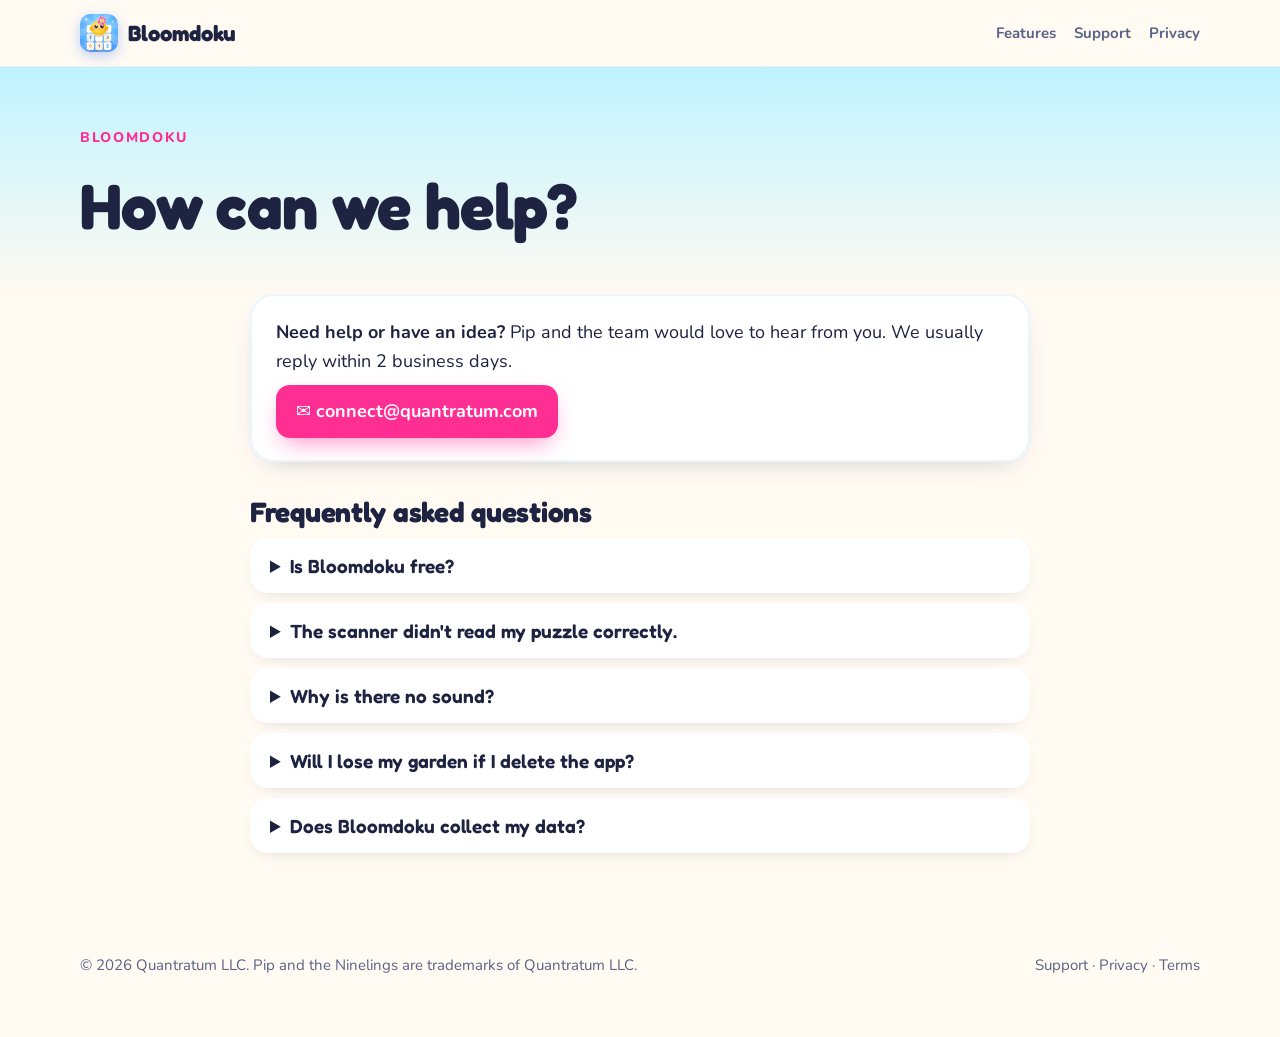
<file: bloomdoku/support.html>
<!doctype html><html lang="en"><head><meta charset="utf-8"><meta name="viewport" content="width=device-width, initial-scale=1"><link rel="preconnect" href="https://fonts.googleapis.com"><link rel="preconnect" href="https://fonts.gstatic.com" crossorigin><link href="https://fonts.googleapis.com/css2?family=Fredoka:wght@500;600;700&family=Nunito:wght@400;600;700;800&display=swap" rel="stylesheet"><link rel="stylesheet" href="/bloomdoku/bloom.css?v=4"><link rel="icon" href="/bloomdoku/icon.png"><link rel="apple-touch-icon" href="/bloomdoku/img/icon-512.png"><meta name="theme-color" content="#bff3ff"><title>Support · Bloomdoku</title></head>
<body><div class="bar"><div class="wrap"><a class="brand" href="/bloomdoku/"><img src="/bloomdoku/icon.png" alt="">Bloomdoku</a><nav><a href="/bloomdoku/#features">Features</a><a href="/bloomdoku/support.html">Support</a><a href="/bloomdoku/privacy.html">Privacy</a></nav></div></div>
<div class="page-hero"><div class="wrap"><div class="eyebrow">Bloomdoku</div><h1>How can we help?</h1></div></div>
<main class="wrap prose">
<div class="note" id="contact"><strong>Need help or have an idea?</strong> Pip and the team would love to hear from you. We usually reply within 2 business days.<br>
<a class="mailbtn" href="mailto:connect@quantratum.com?subject=Bloomdoku%20support">✉️ connect@quantratum.com</a></div>
<h2>Frequently asked questions</h2>
<details><summary>Is Bloomdoku free?</summary><p>Yes! Bloomdoku is free to download with no ads. As a launch gift, every Bloomdoku Plus feature (Family Duel, Wildwood puzzles, unlimited hints and all island themes) is unlocked for our early players, the Founding Bloomers. You'll see this in Settings → Bloomdoku Plus.</p></details>
<details><summary>The scanner didn't read my puzzle correctly.</summary><p>Scanning is in beta and improving with every update. Fill most of the frame with the grid, use good light and keep the page flat. You can drag the corners before saving, and fix any cell on the review screen. Cells with an orange outline are worth double-checking.</p></details>
<details><summary>Why is there no sound?</summary><p>Bloomdoku respects your iPhone's silent switch. Turn silent mode off, and check that Sounds is on in Bloomdoku's Settings.</p></details>
<details><summary>Will I lose my garden if I delete the app?</summary><p>Your progress is stored only on your device, so deleting the app removes it.</p></details>
<details><summary>Does Bloomdoku collect my data?</summary><p>No. See our <a href="/bloomdoku/privacy.html">Privacy Policy</a>.</p></details>
</main>
<footer class="wrap"><span>© 2026 <a href="/">Quantratum LLC</a>. Pip and the Ninelings are trademarks of Quantratum LLC.</span><span><a href="/bloomdoku/support.html">Support</a> · <a href="/bloomdoku/privacy.html">Privacy</a> · <a href="/legal.html">Terms</a></span></footer><script src="/assets/q.js?v=4"></script>
</body></html>
</file>
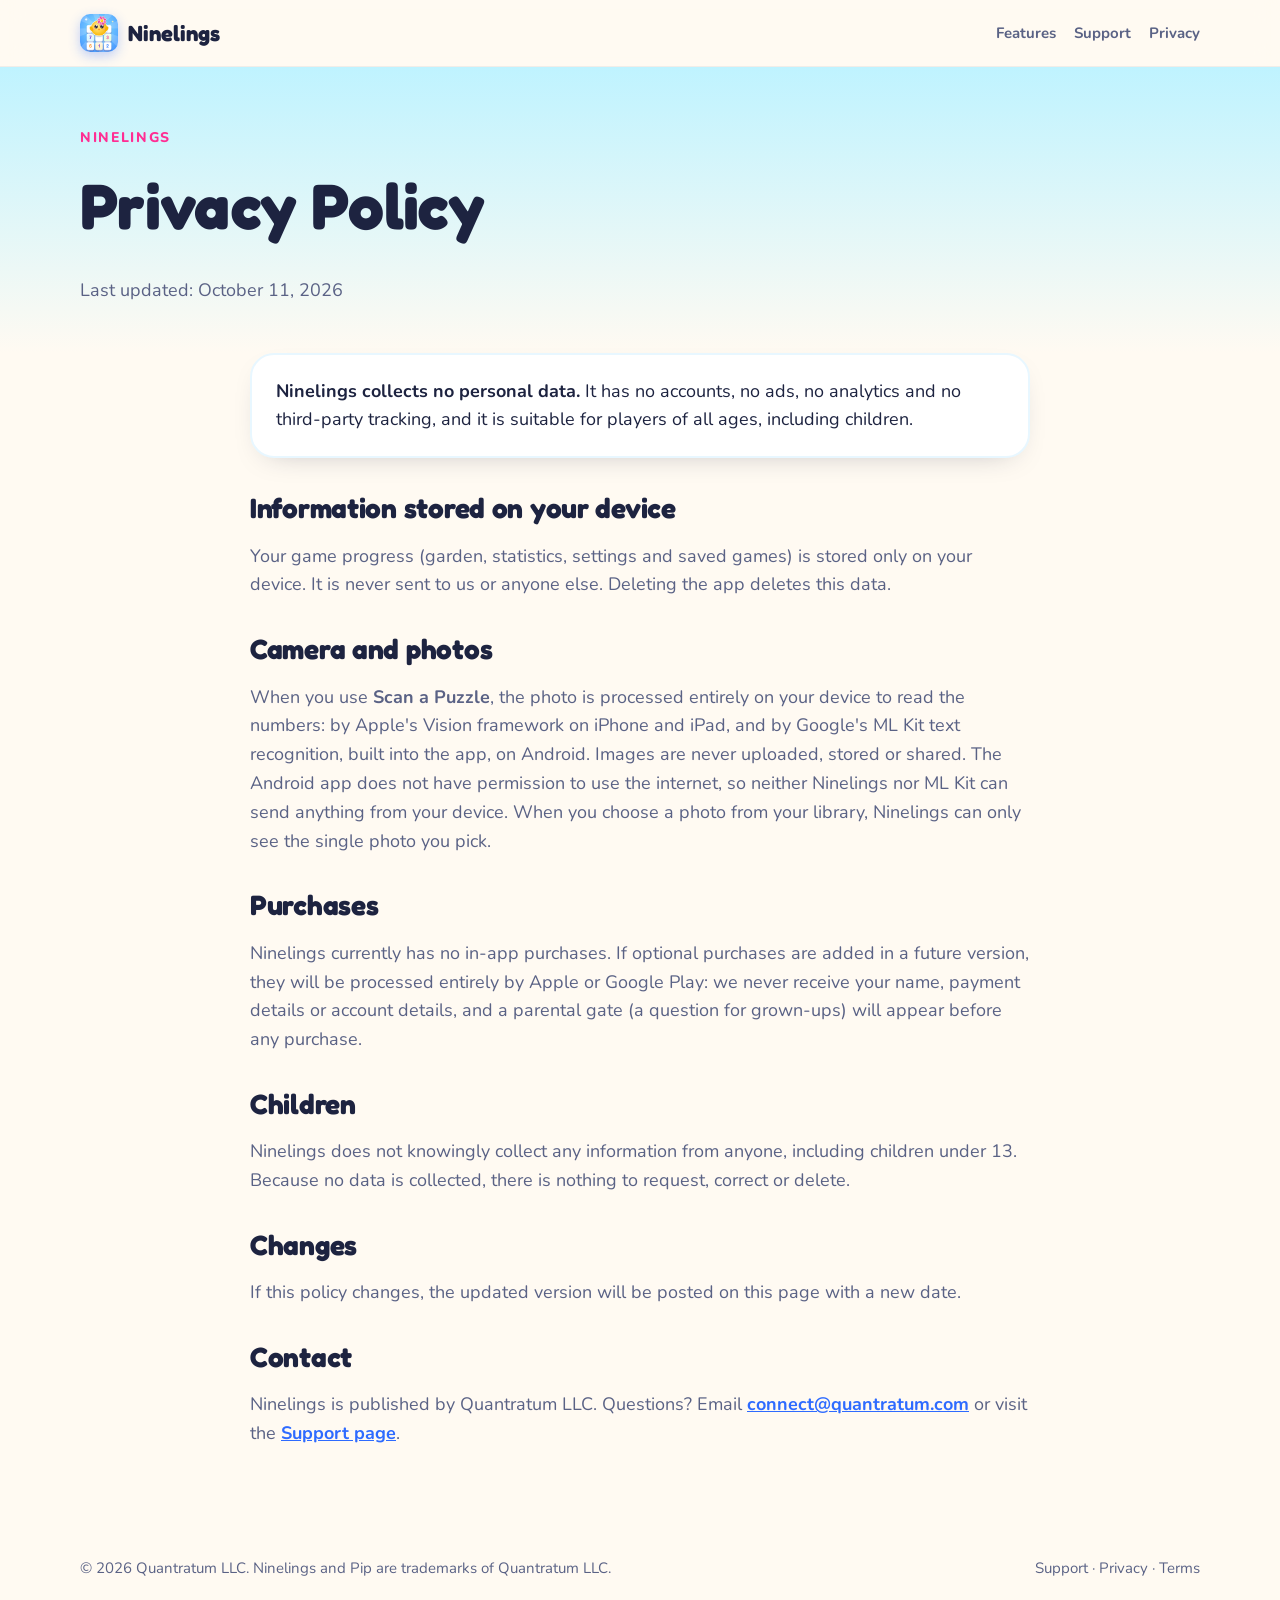
<file: ninelings/privacy.html>
<!doctype html><html lang="en"><head><meta charset="utf-8"><meta name="robots" content="noindex"><meta name="viewport" content="width=device-width, initial-scale=1"><link rel="preconnect" href="https://fonts.googleapis.com"><link rel="preconnect" href="https://fonts.gstatic.com" crossorigin><link href="https://fonts.googleapis.com/css2?family=Fredoka:wght@500;600;700&family=Nunito:wght@400;600;700;800&display=swap" rel="stylesheet"><link rel="stylesheet" href="/ninelings/bloom.css?v=4"><link rel="icon" href="/ninelings/icon.png"><link rel="apple-touch-icon" href="/ninelings/img/icon-512.png"><meta name="theme-color" content="#bff3ff"><title>Privacy Policy · Ninelings</title></head>
<body><div class="bar"><div class="wrap"><a class="brand" href="/ninelings/"><img src="/ninelings/icon.png" alt="">Ninelings</a><nav><a href="/ninelings/#features">Features</a><a href="/ninelings/support.html">Support</a><a href="/ninelings/privacy.html">Privacy</a></nav></div></div>
<div class="page-hero"><div class="wrap"><div class="eyebrow">Ninelings</div><h1>Privacy Policy</h1><p style="color:var(--soft)">Last updated: October 11, 2026</p></div></div>
<main class="wrap prose">
<div class="note"><strong>Ninelings collects no personal data.</strong> It has no accounts, no ads, no analytics and no third-party tracking, and it is suitable for players of all ages, including children.</div>
<h2>Information stored on your device</h2>
<p>Your game progress (garden, statistics, settings and saved games) is stored only on your device. It is never sent to us or anyone else. Deleting the app deletes this data.</p>
<h2>Camera and photos</h2>
<p>When you use <strong>Scan a Puzzle</strong>, the photo is processed entirely on your device to read the numbers: by Apple's Vision framework on iPhone and iPad, and by Google's ML Kit text recognition, built into the app, on Android. Images are never uploaded, stored or shared. The Android app does not have permission to use the internet, so neither Ninelings nor ML Kit can send anything from your device. When you choose a photo from your library, Ninelings can only see the single photo you pick.</p>
<h2>Purchases</h2>
<p>Ninelings currently has no in-app purchases. If optional purchases are added in a future version, they will be processed entirely by Apple or Google Play: we never receive your name, payment details or account details, and a parental gate (a question for grown-ups) will appear before any purchase.</p>
<h2>Children</h2>
<p>Ninelings does not knowingly collect any information from anyone, including children under 13. Because no data is collected, there is nothing to request, correct or delete.</p>
<h2>Changes</h2>
<p>If this policy changes, the updated version will be posted on this page with a new date.</p>
<h2>Contact</h2>
<p>Ninelings is published by Quantratum LLC. Questions? Email <a href="mailto:connect@quantratum.com">connect@quantratum.com</a> or visit the <a href="/ninelings/support.html">Support page</a>.</p>
</main>
<footer class="wrap"><span>© 2026 <a href="/">Quantratum LLC</a>. Ninelings and Pip are trademarks of Quantratum LLC.</span><span><a href="/ninelings/support.html">Support</a> · <a href="/ninelings/privacy.html">Privacy</a> · <a href="/legal.html">Terms</a></span></footer><script src="/assets/q.js?v=4"></script>
</body></html>
</file>
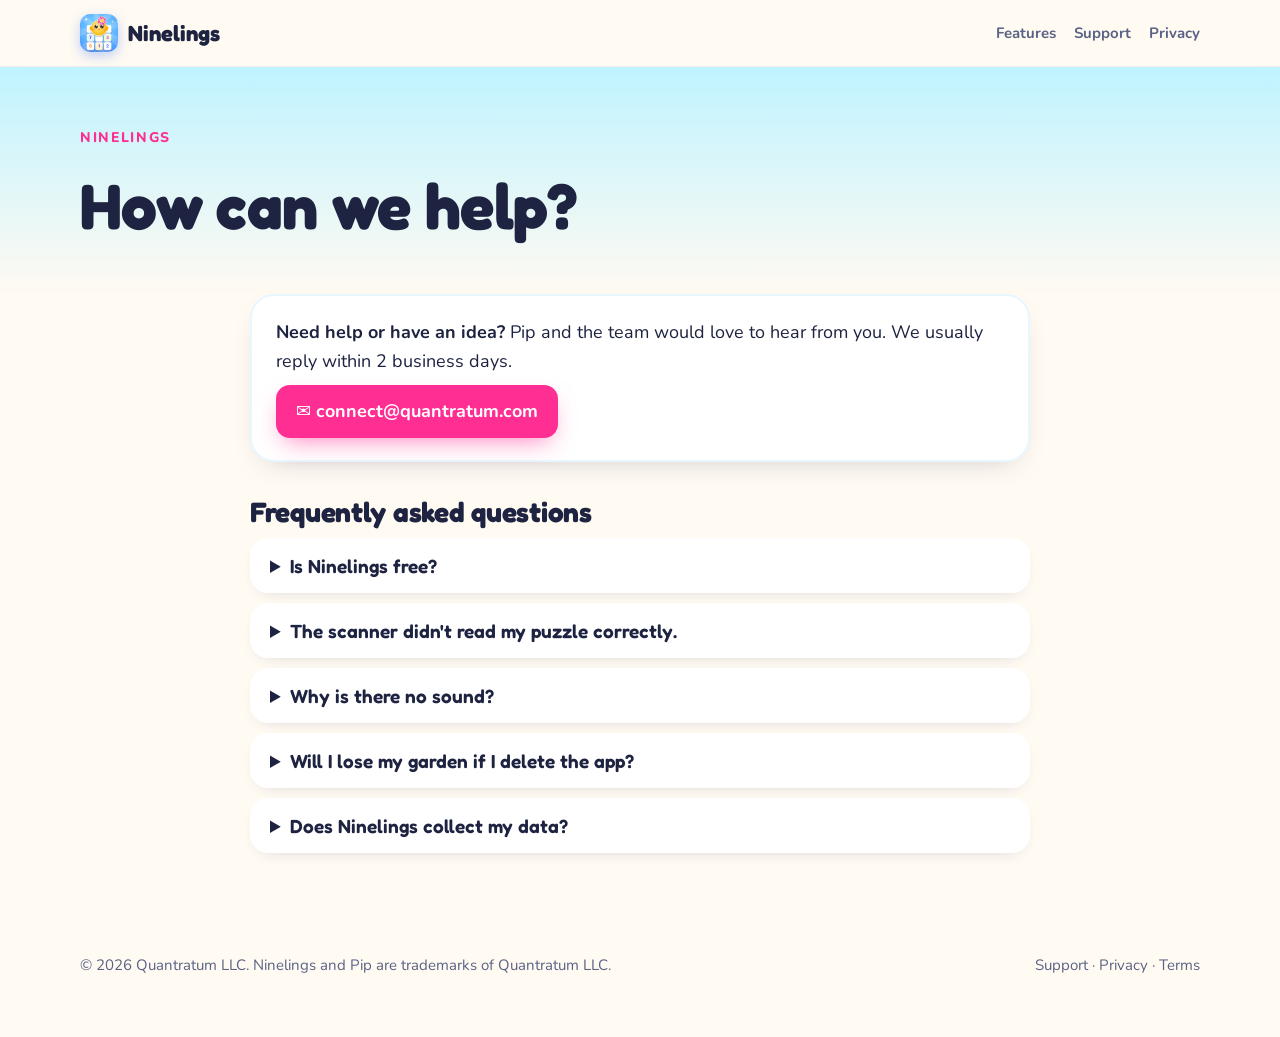
<file: ninelings/support.html>
<!doctype html><html lang="en"><head><meta charset="utf-8"><meta name="viewport" content="width=device-width, initial-scale=1"><link rel="preconnect" href="https://fonts.googleapis.com"><link rel="preconnect" href="https://fonts.gstatic.com" crossorigin><link href="https://fonts.googleapis.com/css2?family=Fredoka:wght@500;600;700&family=Nunito:wght@400;600;700;800&display=swap" rel="stylesheet"><link rel="stylesheet" href="/ninelings/bloom.css?v=4"><link rel="icon" href="/ninelings/icon.png"><link rel="apple-touch-icon" href="/ninelings/img/icon-512.png"><meta name="theme-color" content="#bff3ff"><title>Support · Ninelings</title></head>
<body><div class="bar"><div class="wrap"><a class="brand" href="/ninelings/"><img src="/ninelings/icon.png" alt="">Ninelings</a><nav><a href="/ninelings/#features">Features</a><a href="/ninelings/support.html">Support</a><a href="/ninelings/privacy.html">Privacy</a></nav></div></div>
<div class="page-hero"><div class="wrap"><div class="eyebrow">Ninelings</div><h1>How can we help?</h1></div></div>
<main class="wrap prose">
<div class="note" id="contact"><strong>Need help or have an idea?</strong> Pip and the team would love to hear from you. We usually reply within 2 business days.<br>
<a class="mailbtn" href="mailto:connect@quantratum.com?subject=Ninelings%20support">✉️ connect@quantratum.com</a></div>
<h2>Frequently asked questions</h2>
<details><summary>Is Ninelings free?</summary><p>Yes! Ninelings is free to download with no ads. As a launch gift, every Ninelings Plus feature (Family Duel, Wildwood puzzles, unlimited hints and all island themes) is unlocked for our early players, the Founding Bloomers. You'll see this in Settings → Ninelings Plus.</p></details>
<details><summary>The scanner didn't read my puzzle correctly.</summary><p>Scanning is in beta and improving with every update. Fill most of the frame with the grid, use good light and keep the page flat. You can drag the corners before saving, and fix any cell on the review screen. Cells with an orange outline are worth double-checking.</p></details>
<details><summary>Why is there no sound?</summary><p>On iPhone, Ninelings respects the silent switch, so turn silent mode off. On any device, check your media volume and that Sounds is on in the app's Settings.</p></details>
<details><summary>Will I lose my garden if I delete the app?</summary><p>Your progress is stored only on your device, so deleting the app removes it.</p></details>
<details><summary>Does Ninelings collect my data?</summary><p>No. See our <a href="/ninelings/privacy.html">Privacy Policy</a>.</p></details>
</main>
<footer class="wrap"><span>© 2026 <a href="/">Quantratum LLC</a>. Ninelings and Pip are trademarks of Quantratum LLC.</span><span><a href="/ninelings/support.html">Support</a> · <a href="/ninelings/privacy.html">Privacy</a> · <a href="/legal.html">Terms</a></span></footer><script src="/assets/q.js?v=4"></script>
</body></html>
</file>
<file: assets/q.css>
/* Quantratum — company site */
:root {
  --bg: #07080f; --bg2: #0d0f1c; --ink: #f4f5fb; --soft: #a4a9c3; --dim: #6b7090;
  --line: rgba(255,255,255,.08); --card: rgba(255,255,255,.035);
  --violet: #7b5cff; --cyan: #3ee6ff; --pink: #ff4fa3; --amber: #ffb547;
}
* { box-sizing: border-box; }
html { scroll-behavior: smooth; }
body {
  margin: 0; background: var(--bg); color: var(--ink); overflow-x: hidden;
  font: 17px/1.65 "Inter", system-ui, -apple-system, sans-serif; -webkit-font-smoothing: antialiased;
}
a { color: inherit; }
h1, h2, h3, .display { font-family: "Space Grotesk", "Inter", sans-serif; letter-spacing: -0.03em; }

/* Aurora + grain background */
.aurora { position: fixed; inset: 0; z-index: -2; overflow: hidden; pointer-events: none; }
.aurora span { position: absolute; width: 60vmax; height: 60vmax; border-radius: 50%; filter: blur(90px); opacity: .38; }
.aurora span:nth-child(1) { background: var(--violet); top: -25vmax; left: -15vmax; animation: drift1 26s ease-in-out infinite alternate; }
.aurora span:nth-child(2) { background: var(--cyan); top: 10vmax; right: -30vmax; opacity: .22; animation: drift2 32s ease-in-out infinite alternate; }
.aurora span:nth-child(3) { background: var(--pink); bottom: -35vmax; left: 15vmax; opacity: .25; animation: drift3 28s ease-in-out infinite alternate; }
@keyframes drift1 { to { transform: translate(18vmax, 12vmax) scale(1.1); } }
@keyframes drift2 { to { transform: translate(-16vmax, 18vmax) scale(.9); } }
@keyframes drift3 { to { transform: translate(12vmax, -14vmax) scale(1.15); } }
.grain { position: fixed; inset: 0; z-index: -1; pointer-events: none; opacity: .07;
  background-image: url("data:image/svg+xml;utf8,<svg xmlns='http://www.w3.org/2000/svg' width='160' height='160'><filter id='n'><feTurbulence type='fractalNoise' baseFrequency='.9' numOctaves='3' stitchTiles='stitch'/></filter><rect width='100%' height='100%' filter='url(%23n)'/></svg>"); }
.gridlines { position: fixed; inset: 0; z-index: -1; pointer-events: none;
  background-image: linear-gradient(var(--line) 1px, transparent 1px), linear-gradient(90deg, var(--line) 1px, transparent 1px);
  background-size: 72px 72px; mask-image: radial-gradient(ellipse at 50% 0%, #000 10%, transparent 70%); }

.wrap { width: min(1120px, 100% - 32px); margin: 0 auto; }

/* Nav */
.nav { position: sticky; top: 0; z-index: 10; backdrop-filter: blur(14px); -webkit-backdrop-filter: blur(14px);
  background: rgba(7,8,15,.55); border-bottom: 1px solid var(--line); }
.nav .wrap { display: flex; align-items: center; gap: 24px; height: 68px; }
.logo { display: flex; align-items: center; gap: 10px; text-decoration: none; font: 700 20px "Space Grotesk", sans-serif; letter-spacing: -0.02em; }
.logo svg { width: 34px; height: 34px; }
.orbit { transform-origin: 50% 50%; animation: spin 6s linear infinite; }
@keyframes spin { to { transform: rotate(360deg); } }
.nav nav { margin-left: auto; display: flex; gap: 22px; font-size: 15px; }
.nav nav a { text-decoration: none; color: var(--soft); transition: color .2s; }
.nav nav a:hover { color: var(--ink); }

/* Hero */
.hero { padding: clamp(72px, 14vh, 150px) 0 90px; }
.eyebrow { display: inline-flex; align-items: center; gap: 8px; font-size: 13px; font-weight: 600; letter-spacing: .08em;
  text-transform: uppercase; color: var(--cyan); border: 1px solid rgba(62,230,255,.3); padding: 6px 14px; border-radius: 99px; background: rgba(62,230,255,.06); }
.eyebrow::before { content: ""; width: 7px; height: 7px; border-radius: 50%; background: var(--cyan); box-shadow: 0 0 10px var(--cyan); animation: pulse 2s infinite; }
@keyframes pulse { 50% { opacity: .35; } }
.hero h1 { font-size: clamp(46px, 9vw, 104px); line-height: .98; margin: 26px 0 24px; font-weight: 700; }
.shine { background: linear-gradient(100deg, #fff 0%, #cfc6ff 25%, var(--cyan) 45%, var(--pink) 65%, var(--amber) 85%, #fff 100%);
  background-size: 250% auto; -webkit-background-clip: text; background-clip: text; color: transparent; animation: shine 9s linear infinite; }
@keyframes shine { to { background-position: -250% center; } }
.hero p.lead { font-size: clamp(18px, 2.2vw, 22px); color: var(--soft); max-width: 640px; margin: 0; }
.actions { display: flex; flex-wrap: wrap; gap: 14px; margin-top: 38px; }
.btn { display: inline-flex; align-items: center; gap: 10px; text-decoration: none; font-weight: 600; font-size: 16px;
  padding: 14px 24px; border-radius: 14px; transition: transform .2s, box-shadow .2s, background .2s; }
.btn.primary { background: var(--ink); color: var(--bg); box-shadow: 0 10px 40px -10px rgba(123,92,255,.8); }
.btn.primary:hover { transform: translateY(-2px); box-shadow: 0 16px 50px -10px rgba(123,92,255,1); }
.btn.ghost { border: 1px solid var(--line); background: var(--card); }
.btn.ghost:hover { background: rgba(255,255,255,.08); }

/* Sections */
section { padding: 70px 0; }
.kicker { color: var(--dim); font: 600 13px "Inter", sans-serif; letter-spacing: .14em; text-transform: uppercase; }
h2 { font-size: clamp(32px, 5vw, 54px); line-height: 1.05; margin: 10px 0 18px; }
.muted { color: var(--soft); }

/* Product showcase */
.showcase { position: relative; display: grid; grid-template-columns: 1.1fr .9fr; align-items: center; gap: 30px;
  border-radius: 34px; padding: clamp(28px, 5vw, 60px); overflow: hidden; text-decoration: none;
  background: linear-gradient(135deg, #7b2ff7 0%, #f72585 55%, #ff9e00 110%); box-shadow: 0 40px 120px -40px rgba(247,37,133,.7); }
.showcase::after { content: ""; position: absolute; inset: 0; background: radial-gradient(circle at 80% 20%, rgba(255,255,255,.28), transparent 45%); pointer-events: none; }
.showcase .app { display: flex; align-items: center; gap: 18px; }
.showcase .app img { width: 88px; height: 88px; border-radius: 22px; box-shadow: 0 12px 30px rgba(0,0,0,.3); }
.showcase h3 { font-size: clamp(30px, 4.4vw, 46px); margin: 0; line-height: 1.02; }
.showcase p { color: rgba(255,255,255,.88); font-size: 18px; max-width: 480px; }
.tags { display: flex; flex-wrap: wrap; gap: 8px; margin: 18px 0 24px; }
.tags span { background: rgba(255,255,255,.18); border: 1px solid rgba(255,255,255,.25); padding: 5px 12px; border-radius: 99px; font-size: 13px; font-weight: 600; }
.showcase .go { display: inline-flex; gap: 8px; align-items: center; font-weight: 700; background: #fff; color: #7b2ff7; padding: 12px 20px; border-radius: 14px; }
.phones { position: relative; height: 470px; }
.phone { position: absolute; width: 215px; aspect-ratio: 1125/2436; border-radius: 36px; padding: 9px; background: #0b0b12;
  box-shadow: 0 30px 60px rgba(0,0,0,.45), inset 0 0 0 2px rgba(255,255,255,.12); }
.phone img { width: 100%; height: 100%; border-radius: 28px; display: block; object-fit: cover; }
.phone.a { left: 8%; top: 10px; transform: rotate(-7deg); }
.phone.b { right: 4%; top: 40px; transform: rotate(6deg); }
.showcase:hover .phone.a { transform: rotate(-9deg) translateY(-6px); }
.showcase:hover .phone.b { transform: rotate(8deg) translateY(-6px); }
.phone { transition: transform .5s cubic-bezier(.2,.8,.2,1); }

/* Principles with cursor glow */
.cards { display: grid; grid-template-columns: repeat(3, 1fr); gap: 16px; }
.glow { position: relative; border-radius: 24px; padding: 28px; background: var(--card); border: 1px solid var(--line); overflow: hidden; }
.glow::before { content: ""; position: absolute; inset: 0; opacity: 0; transition: opacity .3s;
  background: radial-gradient(420px circle at var(--x, 50%) var(--y, 50%), rgba(123,92,255,.22), transparent 45%); }
.glow:hover::before { opacity: 1; }
.glow .num { font: 700 14px "Space Grotesk", sans-serif; color: var(--cyan); }
.glow h3 { font-size: 24px; margin: 14px 0 8px; }
.glow p { color: var(--soft); margin: 0; }

/* Contact band */
.contact { text-align: center; border-radius: 34px; padding: clamp(40px, 7vw, 80px) 24px; border: 1px solid var(--line);
  background: radial-gradient(ellipse at 50% 120%, rgba(62,230,255,.18), transparent 60%), var(--card); }
.contact h2 { margin-top: 0; }
.mail { display: inline-block; margin-top: 12px; font: 600 clamp(20px, 3.4vw, 32px) "Space Grotesk", sans-serif; text-decoration: none;
  border-bottom: 2px solid var(--violet); padding-bottom: 4px; transition: border-color .2s; }
.mail:hover { border-color: var(--cyan); }

footer.site { padding: 40px 0 60px; color: var(--dim); font-size: 14px; display: flex; flex-wrap: wrap; gap: 16px; justify-content: space-between; }
footer.site a { color: var(--dim); text-decoration: none; }
footer.site a:hover { color: var(--ink); }

/* Legal / prose pages */
.prose { max-width: 760px; padding: 60px 0; }
.prose h1 { font-size: clamp(38px, 6vw, 60px); margin: 0 0 8px; }
.prose h2 { font-size: 26px; margin: 40px 0 8px; }
.prose p, .prose li { color: var(--soft); }
.prose a { color: var(--cyan); }

/* Reveal on scroll */
.reveal { opacity: 0; transform: translateY(28px); transition: opacity .9s ease, transform .9s cubic-bezier(.2,.8,.2,1); }
.reveal.in { opacity: 1; transform: none; }

@media (max-width: 860px) {
  .showcase { grid-template-columns: 1fr; }
  .phones { height: 400px; }
  .phone { width: 180px; }
  .cards { grid-template-columns: 1fr; }
}
@media (max-width: 520px) {
  .nav nav { gap: 14px; font-size: 14px; }
  .phones { height: 330px; }
  .phone { width: 145px; border-radius: 26px; padding: 6px; }
  .phone img { border-radius: 21px; }
}
@media (prefers-reduced-motion: reduce) {
  *, *::before, *::after { animation: none !important; transition: none !important; }
  .reveal { opacity: 1; transform: none; }
}
@media (max-width: 420px) {
  .nav .wrap { gap: 12px; }
  .nav nav { gap: 12px; font-size: 13.5px; }
  .logo { font-size: 18px; }
  .logo svg { width: 28px; height: 28px; }
}
html { overflow-x: clip; }
@media (max-width: 440px) {
  .nav .wrap { flex-wrap: wrap; height: auto; padding: 12px 0; row-gap: 6px; }
  .nav nav { margin-left: 0; width: 100%; gap: 18px; font-size: 14px; }
}
</file>
<file: bloomdoku/bloom.css>
/* Bloomdoku — playful product site */
:root {
  --ink: #1d2340; --soft: #5a6285; --cream: #fffaf2; --sky: #2e6bff; --sky2: #7fe7ff;
  --pink: #ff2e93; --sun: #ffc300; --leaf: #06d6a0; --violet: #7b2ff7; --orange: #ff7a00;
}
* { box-sizing: border-box; }
html { scroll-behavior: smooth; }
body { margin: 0; background: var(--cream); color: var(--ink); overflow-x: hidden;
  font: 18px/1.6 "Nunito", ui-rounded, system-ui, sans-serif; -webkit-font-smoothing: antialiased; }
h1, h2, h3, .fun { font-family: "Fredoka", ui-rounded, sans-serif; letter-spacing: -0.01em; }
a { color: inherit; }
.wrap { width: min(1120px, 100% - 32px); margin: 0 auto; }

/* Top bar */
.bar { position: sticky; top: 0; z-index: 20; background: rgba(255,250,242,.8); backdrop-filter: blur(12px); -webkit-backdrop-filter: blur(12px); border-bottom: 1px solid rgba(29,35,64,.06); }
.bar .wrap { display: flex; align-items: center; gap: 16px; height: 66px; }
.brand { display: flex; align-items: center; gap: 10px; text-decoration: none; font: 700 22px "Fredoka", sans-serif; }
.brand img { width: 38px; height: 38px; border-radius: 10px; box-shadow: 0 4px 12px rgba(46,107,255,.3); }
.bar nav { margin-left: auto; display: flex; gap: 18px; font-weight: 700; font-size: 15px; }
.bar nav a { text-decoration: none; color: var(--soft); }
.bar nav a:hover { color: var(--pink); }

/* Hero */
.hero { position: relative; overflow: hidden; padding: 60px 0 40px;
  background: linear-gradient(180deg, #bff3ff 0%, #e6fbff 55%, var(--cream) 100%); }
.hero .wrap { display: grid; grid-template-columns: 1.05fr .95fr; align-items: center; gap: 20px; position: relative; z-index: 2; }
.rays { position: absolute; left: 72%; top: 48%; width: 1400px; height: 1400px; transform: translate(-50%, -50%); z-index: 0;
  background: repeating-conic-gradient(from 0deg, rgba(255,255,255,.55) 0 10deg, transparent 10deg 20deg);
  mask-image: radial-gradient(circle, #000 0 22%, transparent 60%); -webkit-mask-image: radial-gradient(circle, #000 0 22%, transparent 60%);
  animation: rays 60s linear infinite; }
@keyframes rays { to { transform: translate(-50%, -50%) rotate(360deg); } }
.badge { display: inline-flex; align-items: center; gap: 8px; background: #fff; color: var(--pink); font-weight: 800; font-size: 14px;
  padding: 7px 14px; border-radius: 99px; box-shadow: 0 6px 18px rgba(255,46,147,.18); }
.hero h1 { font-size: clamp(44px, 7.4vw, 86px); line-height: 1; margin: 20px 0 18px; font-weight: 700; }
.hero h1 .grow { background: linear-gradient(90deg, var(--pink), var(--orange), var(--sun)); -webkit-background-clip: text; background-clip: text; color: transparent; }
.hero p { font-size: clamp(18px, 2.2vw, 21px); color: var(--soft); max-width: 520px; margin: 0; }
.cta { display: flex; flex-wrap: wrap; gap: 12px; margin-top: 30px; }
.store { display: inline-flex; align-items: center; gap: 12px; background: var(--ink); color: #fff; text-decoration: none;
  padding: 12px 22px 12px 18px; border-radius: 16px; box-shadow: 0 12px 30px -8px rgba(29,35,64,.5); }
.store small { display: block; font-size: 12px; opacity: .75; line-height: 1.1; }
.store strong { font: 600 19px "Fredoka", sans-serif; line-height: 1.1; }
.store .dot { width: 30px; height: 30px; border-radius: 9px; background: linear-gradient(135deg, var(--sky2), var(--sky)); display: grid; place-items: center; font-size: 16px; }
.pill { display: inline-flex; align-items: center; padding: 12px 20px; border-radius: 16px; background: #fff; text-decoration: none; font-weight: 800; color: var(--sky); box-shadow: 0 8px 20px rgba(46,107,255,.12); }
.pip-stage { position: relative; display: grid; place-items: center; min-height: 460px; }
.pip { width: min(420px, 90%); filter: drop-shadow(0 30px 40px rgba(46,107,255,.35)); animation: bob 3.2s ease-in-out infinite; }
@keyframes bob { 50% { transform: translateY(-16px) rotate(-2deg); } }
.float { position: absolute; font-size: 38px; animation: bob 4s ease-in-out infinite; filter: drop-shadow(0 6px 8px rgba(0,0,0,.12)); }
.float.f1 { left: 6%; top: 14%; animation-delay: -1s; } .float.f2 { right: 4%; top: 8%; animation-delay: -2s; }
.float.f3 { left: 12%; bottom: 10%; animation-delay: -.5s; } .float.f4 { right: 10%; bottom: 16%; animation-delay: -3s; }
.tile { position: absolute; width: 58px; height: 58px; border-radius: 16px; background: #fff; display: grid; place-items: center;
  font: 700 30px "Fredoka", sans-serif; box-shadow: 0 6px 0 #c8d3f0, 0 14px 24px rgba(46,107,255,.2); animation: bob 5s ease-in-out infinite; }
.tile.t1 { left: 0; top: 46%; color: var(--violet); animation-delay: -2s; } .tile.t2 { right: 0; top: 40%; color: var(--pink); animation-delay: -1s; }

/* Petals */
.petals { position: absolute; inset: 0; pointer-events: none; z-index: 1; overflow: hidden; }
.petals i { position: absolute; top: -40px; width: 16px; height: 11px; border-radius: 60% 0; background: #ff8fc0; opacity: .85; animation: fall linear infinite; }
.petals i:nth-child(odd) { background: #ffd166; }
.petals i:nth-child(1) { left: 8%; animation-duration: 13s; } .petals i:nth-child(2) { left: 22%; animation-duration: 17s; animation-delay: -6s; }
.petals i:nth-child(3) { left: 38%; animation-duration: 15s; animation-delay: -3s; } .petals i:nth-child(4) { left: 55%; animation-duration: 19s; animation-delay: -9s; }
.petals i:nth-child(5) { left: 70%; animation-duration: 14s; animation-delay: -2s; } .petals i:nth-child(6) { left: 86%; animation-duration: 18s; animation-delay: -11s; }
.petals i:nth-child(7) { left: 94%; animation-duration: 16s; animation-delay: -5s; }
@keyframes fall { to { transform: translate(-120px, 110vh) rotate(720deg); } }

/* Sections */
section { padding: 80px 0; }
.eyebrow { color: var(--pink); font-weight: 800; text-transform: uppercase; letter-spacing: .12em; font-size: 14px; }
h2 { font-size: clamp(34px, 5vw, 56px); line-height: 1.05; margin: 8px 0 14px; }
.lead { color: var(--soft); font-size: 20px; max-width: 640px; }
.center { text-align: center; } .center .lead { margin: 0 auto; }

/* Phones */
.phones { display: flex; justify-content: center; align-items: flex-end; gap: clamp(10px, 3vw, 34px); margin-top: 40px; }
.phone { width: clamp(140px, 24vw, 250px); aspect-ratio: 1125/2436; padding: 8px; border-radius: 36px; background: #11131f;
  box-shadow: 0 30px 60px -20px rgba(29,35,64,.45), inset 0 0 0 2px rgba(255,255,255,.1); transition: transform .5s cubic-bezier(.2,.8,.2,1); }
.phone img { width: 100%; height: 100%; object-fit: cover; border-radius: 29px; display: block; }
.phone:nth-child(1) { transform: rotate(-6deg) translateY(20px); } .phone:nth-child(3) { transform: rotate(6deg) translateY(20px); }
.phone:hover { transform: translateY(-10px) rotate(0); }
.caption { text-align: center; font-weight: 700; color: var(--soft); margin-top: 12px; font-size: 15px; }

/* Feature cards */
.features { display: grid; grid-template-columns: repeat(3, 1fr); gap: 18px; margin-top: 40px; }
.feat { border-radius: 28px; padding: 28px; color: #fff; position: relative; overflow: hidden; min-height: 230px;
  box-shadow: 0 18px 40px -18px var(--shadow, rgba(0,0,0,.3)); transition: transform .3s; }
.feat:hover { transform: translateY(-6px) rotate(-.5deg); }
.feat .em { font-size: 44px; display: inline-grid; place-items: center; width: 70px; height: 70px; border-radius: 22px; background: rgba(255,255,255,.22); }
.feat h3 { font-size: 26px; margin: 18px 0 6px; } .feat p { margin: 0; opacity: .92; }
.feat::after { content: ""; position: absolute; right: -40px; bottom: -40px; width: 160px; height: 160px; border-radius: 50%; background: rgba(255,255,255,.12); }
.c1 { background: linear-gradient(135deg, #ff5ca8, #ff2e93); --shadow: rgba(255,46,147,.6); }
.c2 { background: linear-gradient(135deg, #ffb703, #ff7a00); --shadow: rgba(255,122,0,.6); }
.c3 { background: linear-gradient(135deg, #3ecbff, #2e6bff); --shadow: rgba(46,107,255,.6); }
.c4 { background: linear-gradient(135deg, #2ee6a8, #06a77d); --shadow: rgba(6,167,125,.6); }
.c5 { background: linear-gradient(135deg, #a86bff, #7b2ff7); --shadow: rgba(123,47,247,.6); }
.c6 { background: linear-gradient(135deg, #ff8a5c, #f72585); --shadow: rgba(247,37,133,.6); }

/* Ninelings */
.ninelings { display: flex; flex-wrap: wrap; justify-content: center; gap: 14px; margin-top: 34px; }
.nl { width: 104px; text-align: center; font-weight: 800; color: var(--soft); font-size: 15px; }
.nl span { display: grid; place-items: center; width: 88px; height: 88px; margin: 0 auto 8px; border-radius: 28px; font-size: 48px;
  background: var(--c); box-shadow: 0 6px 0 rgba(0,0,0,.08); transition: transform .25s cubic-bezier(.3,1.6,.5,1); }
.nl:hover span { transform: translateY(-10px) rotate(-6deg) scale(1.08); }
.nl b { display: block; color: var(--ink); font-family: "Fredoka", sans-serif; font-size: 18px; }

/* Garden scene */
.garden { border-radius: 40px; overflow: hidden; position: relative; height: 420px; margin-top: 40px;
  background: linear-gradient(180deg, #8fd3ff 0%, #dff4ff 60%, #fff3d6 100%); box-shadow: 0 30px 80px -30px rgba(46,107,255,.45); }
.garden .water { position: absolute; left: -5%; right: -5%; bottom: -30%; height: 90%; border-radius: 50%; background: linear-gradient(#5cc2f2, #2e8fd8); }
.garden .sand { position: absolute; left: 8%; right: 8%; bottom: -8%; height: 66%; border-radius: 50%; background: #f3d9a4; }
.garden .grass { position: absolute; left: 11%; right: 11%; bottom: -4%; height: 60%; border-radius: 50%; background: linear-gradient(#8ee07a, #4db85a); }
.garden .b { position: absolute; font-size: clamp(30px, 5vw, 50px); transform-origin: bottom center; animation: sway 3s ease-in-out infinite; filter: drop-shadow(0 4px 3px rgba(0,0,0,.18)); }
@keyframes sway { 50% { transform: rotate(6deg); } }
.cloud { position: absolute; width: 140px; height: 46px; background: #fff; border-radius: 40px; opacity: .95; animation: drift 40s linear infinite; }
.cloud::before, .cloud::after { content: ""; position: absolute; background: #fff; border-radius: 50%; }
.cloud::before { width: 60px; height: 60px; left: 22px; top: -30px; } .cloud::after { width: 76px; height: 76px; left: 58px; top: -40px; }
@keyframes drift { from { transform: translateX(-200px); } to { transform: translateX(1300px); } }

/* Promise */
.promise { background: var(--ink); color: #fff; border-radius: 40px; padding: clamp(40px, 7vw, 80px); text-align: center; position: relative; overflow: hidden; }
.promise h2 { color: #fff; } .promise .lead { color: #c6cbe6; margin: 0 auto; }
.chips { display: flex; justify-content: center; flex-wrap: wrap; gap: 12px; margin-top: 26px; }
.chips span { background: rgba(255,255,255,.1); border: 1px solid rgba(255,255,255,.18); padding: 10px 18px; border-radius: 99px; font-weight: 800; }

footer { padding: 50px 0 60px; color: var(--soft); font-size: 15px; display: flex; flex-wrap: wrap; justify-content: space-between; gap: 12px; }
footer a { text-decoration: none; color: var(--soft); } footer a:hover { color: var(--pink); }

/* Sub pages */
.page-hero { background: linear-gradient(180deg, #bff3ff, var(--cream)); padding: 60px 0 30px; }
.page-hero h1 { font-size: clamp(40px, 6vw, 64px); margin: 6px 0 6px; }
.prose { max-width: 780px; padding-bottom: 40px; }
.prose h2 { font-size: 28px; margin: 36px 0 8px; }
.prose p, .prose li { color: var(--soft); }
.prose a { color: var(--sky); font-weight: 700; }
.note { background: #fff; border-radius: 24px; padding: 22px 24px; box-shadow: 0 10px 30px -18px rgba(29,35,64,.35); border: 2px solid #e8f7ff; }
details { background: #fff; border-radius: 18px; padding: 16px 20px; margin: 10px 0; box-shadow: 0 6px 18px -12px rgba(29,35,64,.3); }
summary { cursor: pointer; font: 600 19px "Fredoka", sans-serif; color: var(--ink); }
details p { margin: 10px 0 2px; }
.mailbtn { display: inline-flex; gap: 8px; align-items: center; margin-top: 10px; background: var(--pink); color: #fff !important; text-decoration: none; font-weight: 800; padding: 12px 20px; border-radius: 14px; box-shadow: 0 10px 24px -8px rgba(255,46,147,.6); }

/* Reveal */
.reveal { opacity: 0; transform: translateY(26px) scale(.98); transition: opacity .8s ease, transform .8s cubic-bezier(.2,.8,.2,1); }
.reveal.in { opacity: 1; transform: none; }

@media (max-width: 900px) {
  .hero .wrap { grid-template-columns: 1fr; text-align: center; }
  .hero p { margin: 0 auto; } .cta { justify-content: center; }
  .pip-stage { min-height: 340px; }
  .features { grid-template-columns: 1fr 1fr; }
}
@media (max-width: 600px) {
  .features { grid-template-columns: 1fr; }
  .bar nav { gap: 12px; font-size: 14px; }
  .garden { height: 300px; }
  .nl { width: 88px; } .nl span { width: 72px; height: 72px; font-size: 38px; border-radius: 22px; }
}
@media (prefers-reduced-motion: reduce) {
  *, *::before, *::after { animation: none !important; transition: none !important; }
  .reveal { opacity: 1; transform: none; }
}
@media (max-width: 420px) {
  .bar nav { gap: 10px; font-size: 13.5px; }
  .brand { font-size: 19px; } .brand img { width: 32px; height: 32px; }
}
html { overflow-x: clip; }
@media (max-width: 440px) {
  .bar .wrap { flex-wrap: wrap; height: auto; padding: 10px 0; row-gap: 6px; }
  .bar nav { margin-left: 0; width: 100%; gap: 18px; font-size: 14px; }
}
@media (max-width: 600px) {
  .phones { gap: 8px; }
  .phone { width: 29vw; padding: 5px; border-radius: 22px; }
  .phone img { border-radius: 18px; }
  .caption { font-size: 12px; }
}
</file>
<file: ninelings/bloom.css>
/* Ninelings — playful product site */
:root {
  --ink: #1d2340; --soft: #5a6285; --cream: #fffaf2; --sky: #2e6bff; --sky2: #7fe7ff;
  --pink: #ff2e93; --sun: #ffc300; --leaf: #06d6a0; --violet: #7b2ff7; --orange: #ff7a00;
}
* { box-sizing: border-box; }
html { scroll-behavior: smooth; }
body { margin: 0; background: var(--cream); color: var(--ink); overflow-x: hidden;
  font: 18px/1.6 "Nunito", ui-rounded, system-ui, sans-serif; -webkit-font-smoothing: antialiased; }
h1, h2, h3, .fun { font-family: "Fredoka", ui-rounded, sans-serif; letter-spacing: -0.01em; }
a { color: inherit; }
.wrap { width: min(1120px, 100% - 32px); margin: 0 auto; }

/* Top bar */
.bar { position: sticky; top: 0; z-index: 20; background: rgba(255,250,242,.8); backdrop-filter: blur(12px); -webkit-backdrop-filter: blur(12px); border-bottom: 1px solid rgba(29,35,64,.06); }
.bar .wrap { display: flex; align-items: center; gap: 16px; height: 66px; }
.brand { display: flex; align-items: center; gap: 10px; text-decoration: none; font: 700 22px "Fredoka", sans-serif; }
.brand img { width: 38px; height: 38px; border-radius: 10px; box-shadow: 0 4px 12px rgba(46,107,255,.3); }
.bar nav { margin-left: auto; display: flex; gap: 18px; font-weight: 700; font-size: 15px; }
.bar nav a { text-decoration: none; color: var(--soft); }
.bar nav a:hover { color: var(--pink); }

/* Hero */
.hero { position: relative; overflow: hidden; padding: 60px 0 40px;
  background: linear-gradient(180deg, #bff3ff 0%, #e6fbff 55%, var(--cream) 100%); }
.hero .wrap { display: grid; grid-template-columns: 1.05fr .95fr; align-items: center; gap: 20px; position: relative; z-index: 2; }
.rays { position: absolute; left: 72%; top: 48%; width: 1400px; height: 1400px; transform: translate(-50%, -50%); z-index: 0;
  background: repeating-conic-gradient(from 0deg, rgba(255,255,255,.55) 0 10deg, transparent 10deg 20deg);
  mask-image: radial-gradient(circle, #000 0 22%, transparent 60%); -webkit-mask-image: radial-gradient(circle, #000 0 22%, transparent 60%);
  animation: rays 60s linear infinite; }
@keyframes rays { to { transform: translate(-50%, -50%) rotate(360deg); } }
.badge { display: inline-flex; align-items: center; gap: 8px; background: #fff; color: var(--pink); font-weight: 800; font-size: 14px;
  padding: 7px 14px; border-radius: 99px; box-shadow: 0 6px 18px rgba(255,46,147,.18); }
.hero h1 { font-size: clamp(44px, 7.4vw, 86px); line-height: 1; margin: 20px 0 18px; font-weight: 700; }
.hero h1 .grow { background: linear-gradient(90deg, var(--pink), var(--orange), var(--sun)); -webkit-background-clip: text; background-clip: text; color: transparent; }
.hero p { font-size: clamp(18px, 2.2vw, 21px); color: var(--soft); max-width: 520px; margin: 0; }
.cta { display: flex; flex-wrap: wrap; gap: 12px; margin-top: 30px; }
.store { display: inline-flex; align-items: center; gap: 12px; background: var(--ink); color: #fff; text-decoration: none;
  padding: 12px 22px 12px 18px; border-radius: 16px; box-shadow: 0 12px 30px -8px rgba(29,35,64,.5); }
.store small { display: block; font-size: 12px; opacity: .75; line-height: 1.1; }
.store strong { font: 600 19px "Fredoka", sans-serif; line-height: 1.1; }
.store .dot { width: 30px; height: 30px; border-radius: 9px; background: linear-gradient(135deg, var(--sky2), var(--sky)); display: grid; place-items: center; font-size: 16px; }
.pill { display: inline-flex; align-items: center; padding: 12px 20px; border-radius: 16px; background: #fff; text-decoration: none; font-weight: 800; color: var(--sky); box-shadow: 0 8px 20px rgba(46,107,255,.12); }
.pip-stage { position: relative; display: grid; place-items: center; min-height: 460px; }
.pip { width: min(420px, 90%); filter: drop-shadow(0 30px 40px rgba(46,107,255,.35)); animation: bob 3.2s ease-in-out infinite; }
@keyframes bob { 50% { transform: translateY(-16px) rotate(-2deg); } }
.float { position: absolute; font-size: 38px; animation: bob 4s ease-in-out infinite; filter: drop-shadow(0 6px 8px rgba(0,0,0,.12)); }
.float.f1 { left: 6%; top: 14%; animation-delay: -1s; } .float.f2 { right: 4%; top: 8%; animation-delay: -2s; }
.float.f3 { left: 12%; bottom: 10%; animation-delay: -.5s; } .float.f4 { right: 10%; bottom: 16%; animation-delay: -3s; }
.tile { position: absolute; width: 58px; height: 58px; border-radius: 16px; background: #fff; display: grid; place-items: center;
  font: 700 30px "Fredoka", sans-serif; box-shadow: 0 6px 0 #c8d3f0, 0 14px 24px rgba(46,107,255,.2); animation: bob 5s ease-in-out infinite; }
.tile.t1 { left: 0; top: 46%; color: var(--violet); animation-delay: -2s; } .tile.t2 { right: 0; top: 40%; color: var(--pink); animation-delay: -1s; }

/* Petals */
.petals { position: absolute; inset: 0; pointer-events: none; z-index: 1; overflow: hidden; }
.petals i { position: absolute; top: -40px; width: 16px; height: 11px; border-radius: 60% 0; background: #ff8fc0; opacity: .85; animation: fall linear infinite; }
.petals i:nth-child(odd) { background: #ffd166; }
.petals i:nth-child(1) { left: 8%; animation-duration: 13s; } .petals i:nth-child(2) { left: 22%; animation-duration: 17s; animation-delay: -6s; }
.petals i:nth-child(3) { left: 38%; animation-duration: 15s; animation-delay: -3s; } .petals i:nth-child(4) { left: 55%; animation-duration: 19s; animation-delay: -9s; }
.petals i:nth-child(5) { left: 70%; animation-duration: 14s; animation-delay: -2s; } .petals i:nth-child(6) { left: 86%; animation-duration: 18s; animation-delay: -11s; }
.petals i:nth-child(7) { left: 94%; animation-duration: 16s; animation-delay: -5s; }
@keyframes fall { to { transform: translate(-120px, 110vh) rotate(720deg); } }

/* Sections */
section { padding: 80px 0; }
.eyebrow { color: var(--pink); font-weight: 800; text-transform: uppercase; letter-spacing: .12em; font-size: 14px; }
h2 { font-size: clamp(34px, 5vw, 56px); line-height: 1.05; margin: 8px 0 14px; }
.lead { color: var(--soft); font-size: 20px; max-width: 640px; }
.center { text-align: center; } .center .lead { margin: 0 auto; }

/* Phones */
.phones { display: flex; justify-content: center; align-items: flex-end; gap: clamp(10px, 3vw, 34px); margin-top: 40px; }
.phone { width: clamp(140px, 24vw, 250px); aspect-ratio: 1125/2436; padding: 8px; border-radius: 36px; background: #11131f;
  box-shadow: 0 30px 60px -20px rgba(29,35,64,.45), inset 0 0 0 2px rgba(255,255,255,.1); transition: transform .5s cubic-bezier(.2,.8,.2,1); }
.phone img { width: 100%; height: 100%; object-fit: cover; border-radius: 29px; display: block; }
.phone:nth-child(1) { transform: rotate(-6deg) translateY(20px); } .phone:nth-child(3) { transform: rotate(6deg) translateY(20px); }
.phone:hover { transform: translateY(-10px) rotate(0); }
.caption { text-align: center; font-weight: 700; color: var(--soft); margin-top: 12px; font-size: 15px; }

/* Feature cards */
.features { display: grid; grid-template-columns: repeat(3, 1fr); gap: 18px; margin-top: 40px; }
.feat { border-radius: 28px; padding: 28px; color: #fff; position: relative; overflow: hidden; min-height: 230px;
  box-shadow: 0 18px 40px -18px var(--shadow, rgba(0,0,0,.3)); transition: transform .3s; }
.feat:hover { transform: translateY(-6px) rotate(-.5deg); }
.feat .em { font-size: 44px; display: inline-grid; place-items: center; width: 70px; height: 70px; border-radius: 22px; background: rgba(255,255,255,.22); }
.feat h3 { font-size: 26px; margin: 18px 0 6px; } .feat p { margin: 0; opacity: .92; }
.feat::after { content: ""; position: absolute; right: -40px; bottom: -40px; width: 160px; height: 160px; border-radius: 50%; background: rgba(255,255,255,.12); }
.c1 { background: linear-gradient(135deg, #ff5ca8, #ff2e93); --shadow: rgba(255,46,147,.6); }
.c2 { background: linear-gradient(135deg, #ffb703, #ff7a00); --shadow: rgba(255,122,0,.6); }
.c3 { background: linear-gradient(135deg, #3ecbff, #2e6bff); --shadow: rgba(46,107,255,.6); }
.c4 { background: linear-gradient(135deg, #2ee6a8, #06a77d); --shadow: rgba(6,167,125,.6); }
.c5 { background: linear-gradient(135deg, #a86bff, #7b2ff7); --shadow: rgba(123,47,247,.6); }
.c6 { background: linear-gradient(135deg, #ff8a5c, #f72585); --shadow: rgba(247,37,133,.6); }

/* Ninelings */
.ninelings { display: flex; flex-wrap: wrap; justify-content: center; gap: 14px; margin-top: 34px; }
.nl { width: 104px; text-align: center; font-weight: 800; color: var(--soft); font-size: 15px; }
.nl span { display: grid; place-items: center; width: 88px; height: 88px; margin: 0 auto 8px; border-radius: 28px; font-size: 48px;
  background: var(--c); box-shadow: 0 6px 0 rgba(0,0,0,.08); transition: transform .25s cubic-bezier(.3,1.6,.5,1); }
.nl:hover span { transform: translateY(-10px) rotate(-6deg) scale(1.08); }
.nl b { display: block; color: var(--ink); font-family: "Fredoka", sans-serif; font-size: 18px; }

/* Garden scene */
.garden { border-radius: 40px; overflow: hidden; position: relative; height: 420px; margin-top: 40px;
  background: linear-gradient(180deg, #8fd3ff 0%, #dff4ff 60%, #fff3d6 100%); box-shadow: 0 30px 80px -30px rgba(46,107,255,.45); }
.garden .water { position: absolute; left: -5%; right: -5%; bottom: -30%; height: 90%; border-radius: 50%; background: linear-gradient(#5cc2f2, #2e8fd8); }
.garden .sand { position: absolute; left: 8%; right: 8%; bottom: -8%; height: 66%; border-radius: 50%; background: #f3d9a4; }
.garden .grass { position: absolute; left: 11%; right: 11%; bottom: -4%; height: 60%; border-radius: 50%; background: linear-gradient(#8ee07a, #4db85a); }
.garden .b { position: absolute; font-size: clamp(30px, 5vw, 50px); transform-origin: bottom center; animation: sway 3s ease-in-out infinite; filter: drop-shadow(0 4px 3px rgba(0,0,0,.18)); }
@keyframes sway { 50% { transform: rotate(6deg); } }
.cloud { position: absolute; width: 140px; height: 46px; background: #fff; border-radius: 40px; opacity: .95; animation: drift 40s linear infinite; }
.cloud::before, .cloud::after { content: ""; position: absolute; background: #fff; border-radius: 50%; }
.cloud::before { width: 60px; height: 60px; left: 22px; top: -30px; } .cloud::after { width: 76px; height: 76px; left: 58px; top: -40px; }
@keyframes drift { from { transform: translateX(-200px); } to { transform: translateX(1300px); } }

/* Promise */
.promise { background: var(--ink); color: #fff; border-radius: 40px; padding: clamp(40px, 7vw, 80px); text-align: center; position: relative; overflow: hidden; }
.promise h2 { color: #fff; } .promise .lead { color: #c6cbe6; margin: 0 auto; }
.chips { display: flex; justify-content: center; flex-wrap: wrap; gap: 12px; margin-top: 26px; }
.chips span { background: rgba(255,255,255,.1); border: 1px solid rgba(255,255,255,.18); padding: 10px 18px; border-radius: 99px; font-weight: 800; }

footer { padding: 50px 0 60px; color: var(--soft); font-size: 15px; display: flex; flex-wrap: wrap; justify-content: space-between; gap: 12px; }
footer a { text-decoration: none; color: var(--soft); } footer a:hover { color: var(--pink); }

/* Sub pages */
.page-hero { background: linear-gradient(180deg, #bff3ff, var(--cream)); padding: 60px 0 30px; }
.page-hero h1 { font-size: clamp(40px, 6vw, 64px); margin: 6px 0 6px; }
.prose { max-width: 780px; padding-bottom: 40px; }
.prose h2 { font-size: 28px; margin: 36px 0 8px; }
.prose p, .prose li { color: var(--soft); }
.prose a { color: var(--sky); font-weight: 700; }
.note { background: #fff; border-radius: 24px; padding: 22px 24px; box-shadow: 0 10px 30px -18px rgba(29,35,64,.35); border: 2px solid #e8f7ff; }
details { background: #fff; border-radius: 18px; padding: 16px 20px; margin: 10px 0; box-shadow: 0 6px 18px -12px rgba(29,35,64,.3); }
summary { cursor: pointer; font: 600 19px "Fredoka", sans-serif; color: var(--ink); }
details p { margin: 10px 0 2px; }
.mailbtn { display: inline-flex; gap: 8px; align-items: center; margin-top: 10px; background: var(--pink); color: #fff !important; text-decoration: none; font-weight: 800; padding: 12px 20px; border-radius: 14px; box-shadow: 0 10px 24px -8px rgba(255,46,147,.6); }

/* Reveal */
.reveal { opacity: 0; transform: translateY(26px) scale(.98); transition: opacity .8s ease, transform .8s cubic-bezier(.2,.8,.2,1); }
.reveal.in { opacity: 1; transform: none; }

@media (max-width: 900px) {
  .hero .wrap { grid-template-columns: 1fr; text-align: center; }
  .hero p { margin: 0 auto; } .cta { justify-content: center; }
  .pip-stage { min-height: 340px; }
  .features { grid-template-columns: 1fr 1fr; }
}
@media (max-width: 600px) {
  .features { grid-template-columns: 1fr; }
  .bar nav { gap: 12px; font-size: 14px; }
  .garden { height: 300px; }
  .nl { width: 88px; } .nl span { width: 72px; height: 72px; font-size: 38px; border-radius: 22px; }
}
@media (prefers-reduced-motion: reduce) {
  *, *::before, *::after { animation: none !important; transition: none !important; }
  .reveal { opacity: 1; transform: none; }
}
@media (max-width: 420px) {
  .bar nav { gap: 10px; font-size: 13.5px; }
  .brand { font-size: 19px; } .brand img { width: 32px; height: 32px; }
}
html { overflow-x: clip; }
@media (max-width: 440px) {
  .bar .wrap { flex-wrap: wrap; height: auto; padding: 10px 0; row-gap: 6px; }
  .bar nav { margin-left: 0; width: 100%; gap: 18px; font-size: 14px; }
}
@media (max-width: 600px) {
  .phones { gap: 8px; }
  .phone { width: 29vw; padding: 5px; border-radius: 22px; }
  .phone img { border-radius: 18px; }
  .caption { font-size: 12px; }
}
</file>
